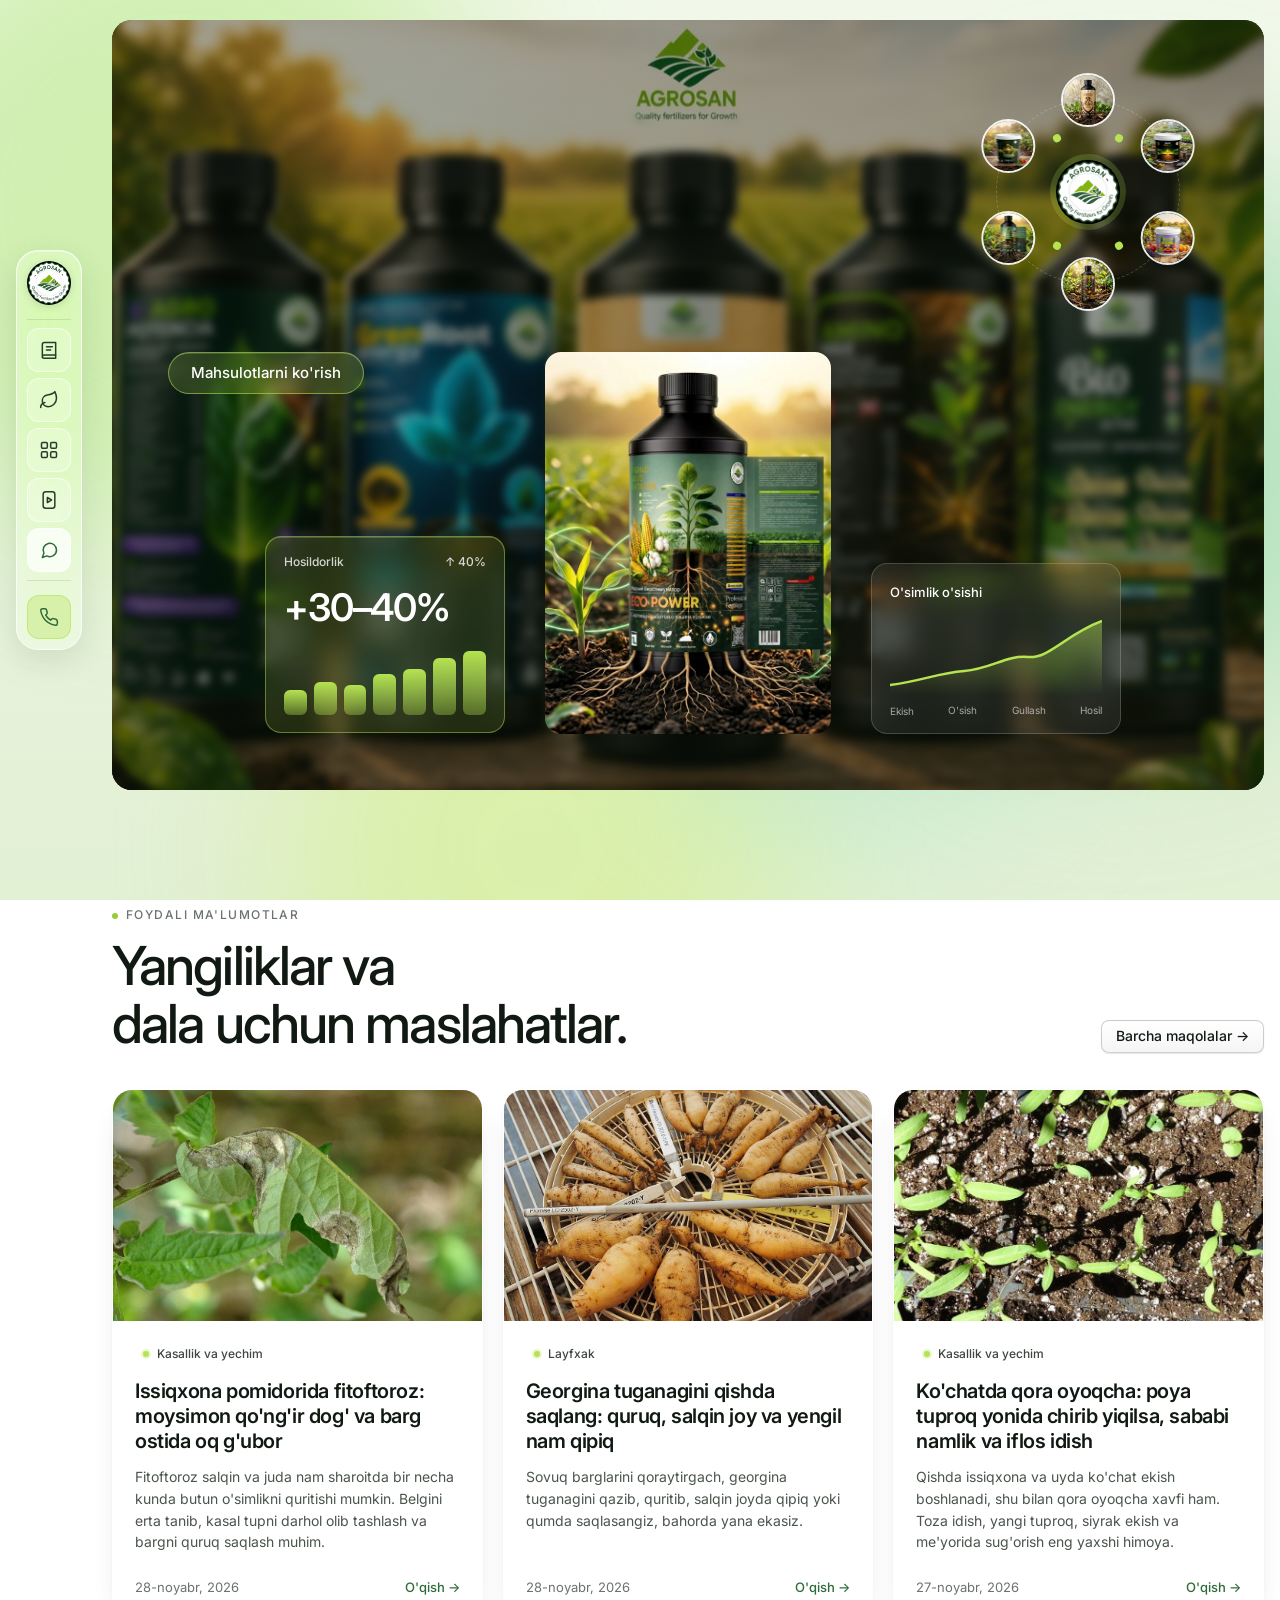
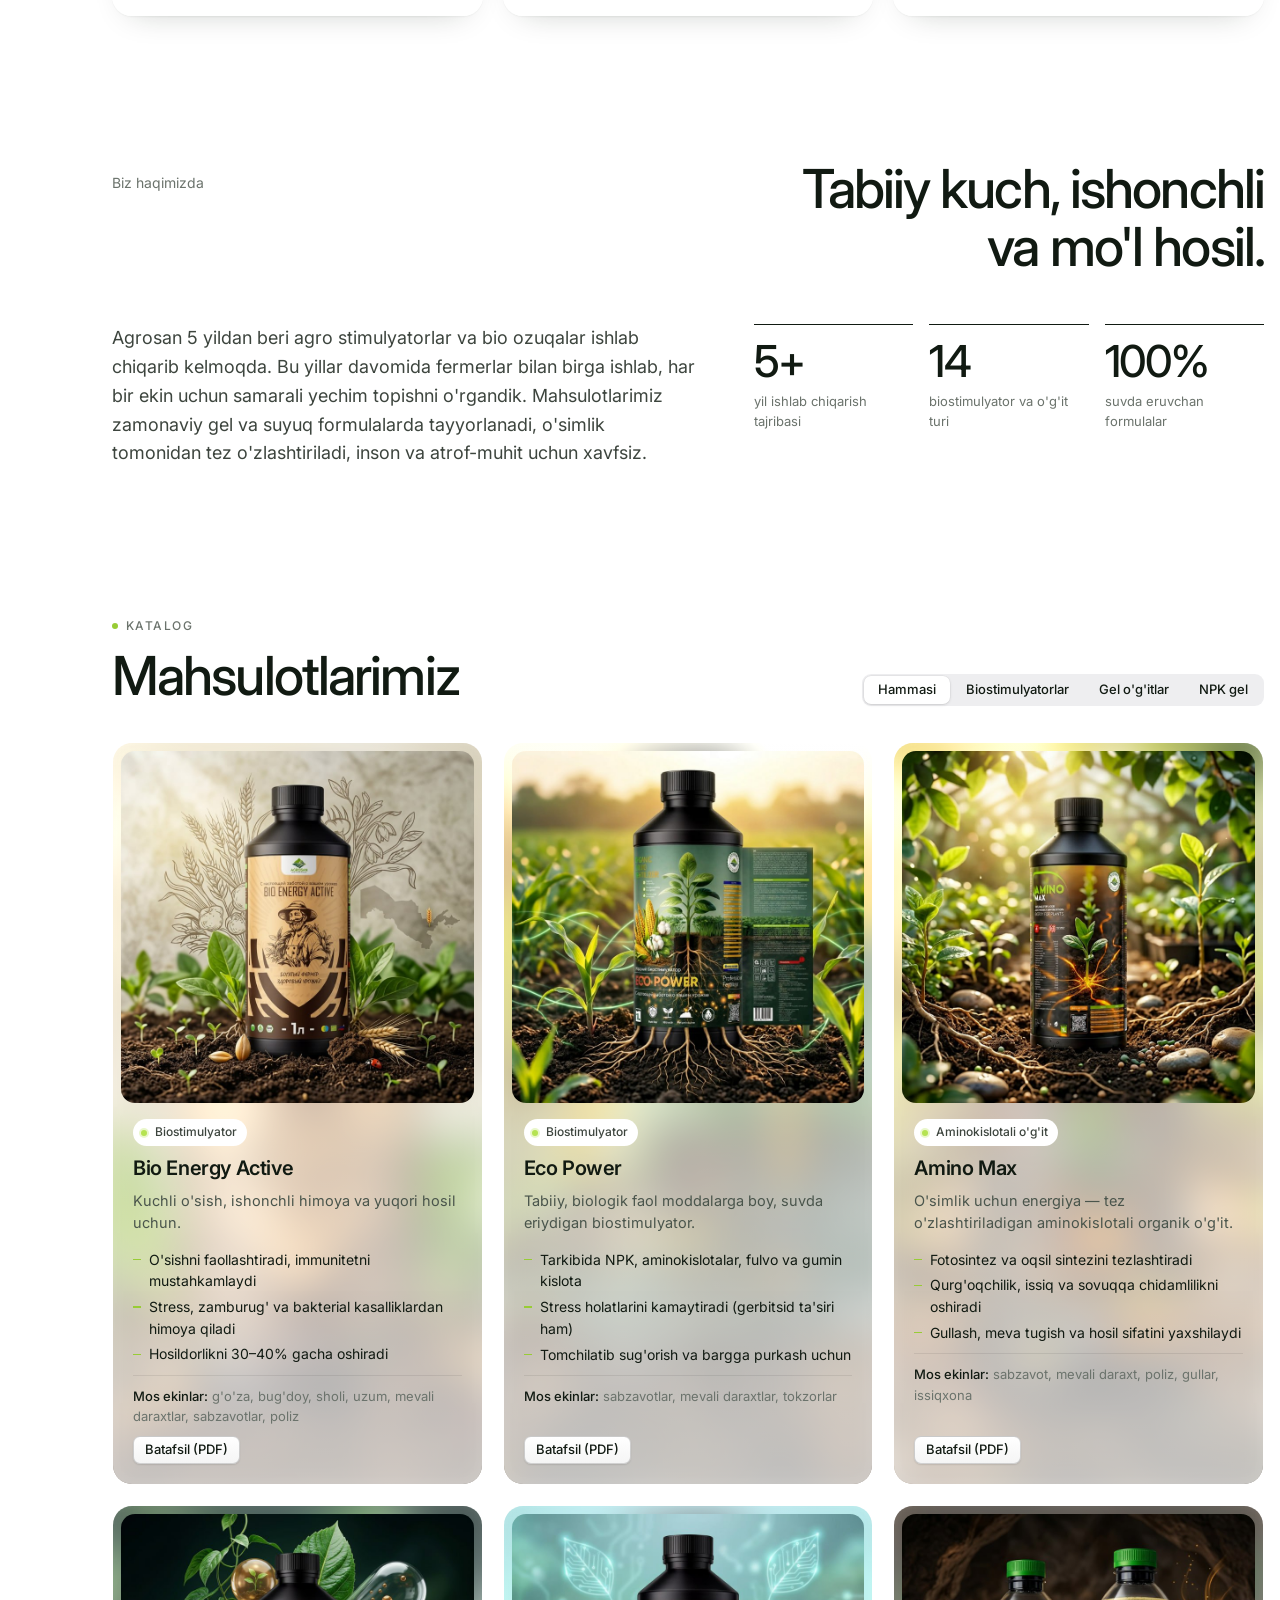
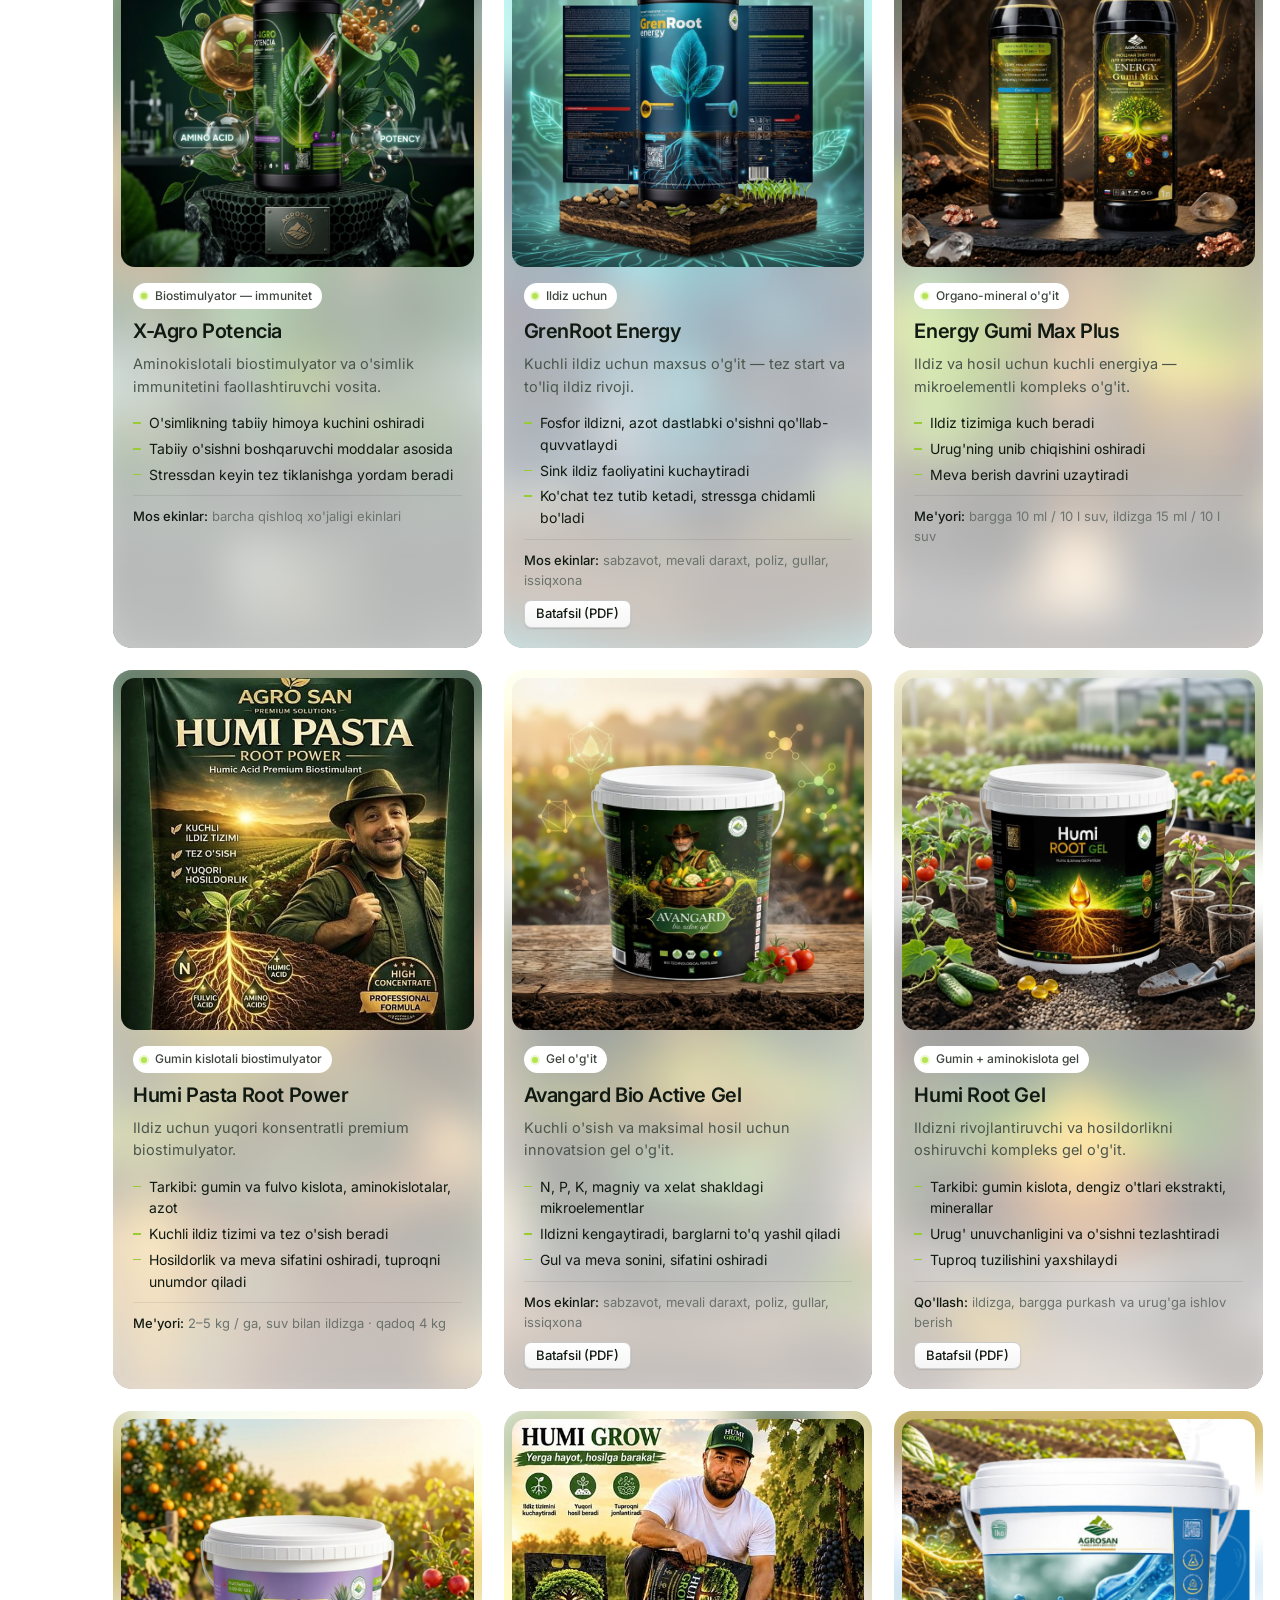
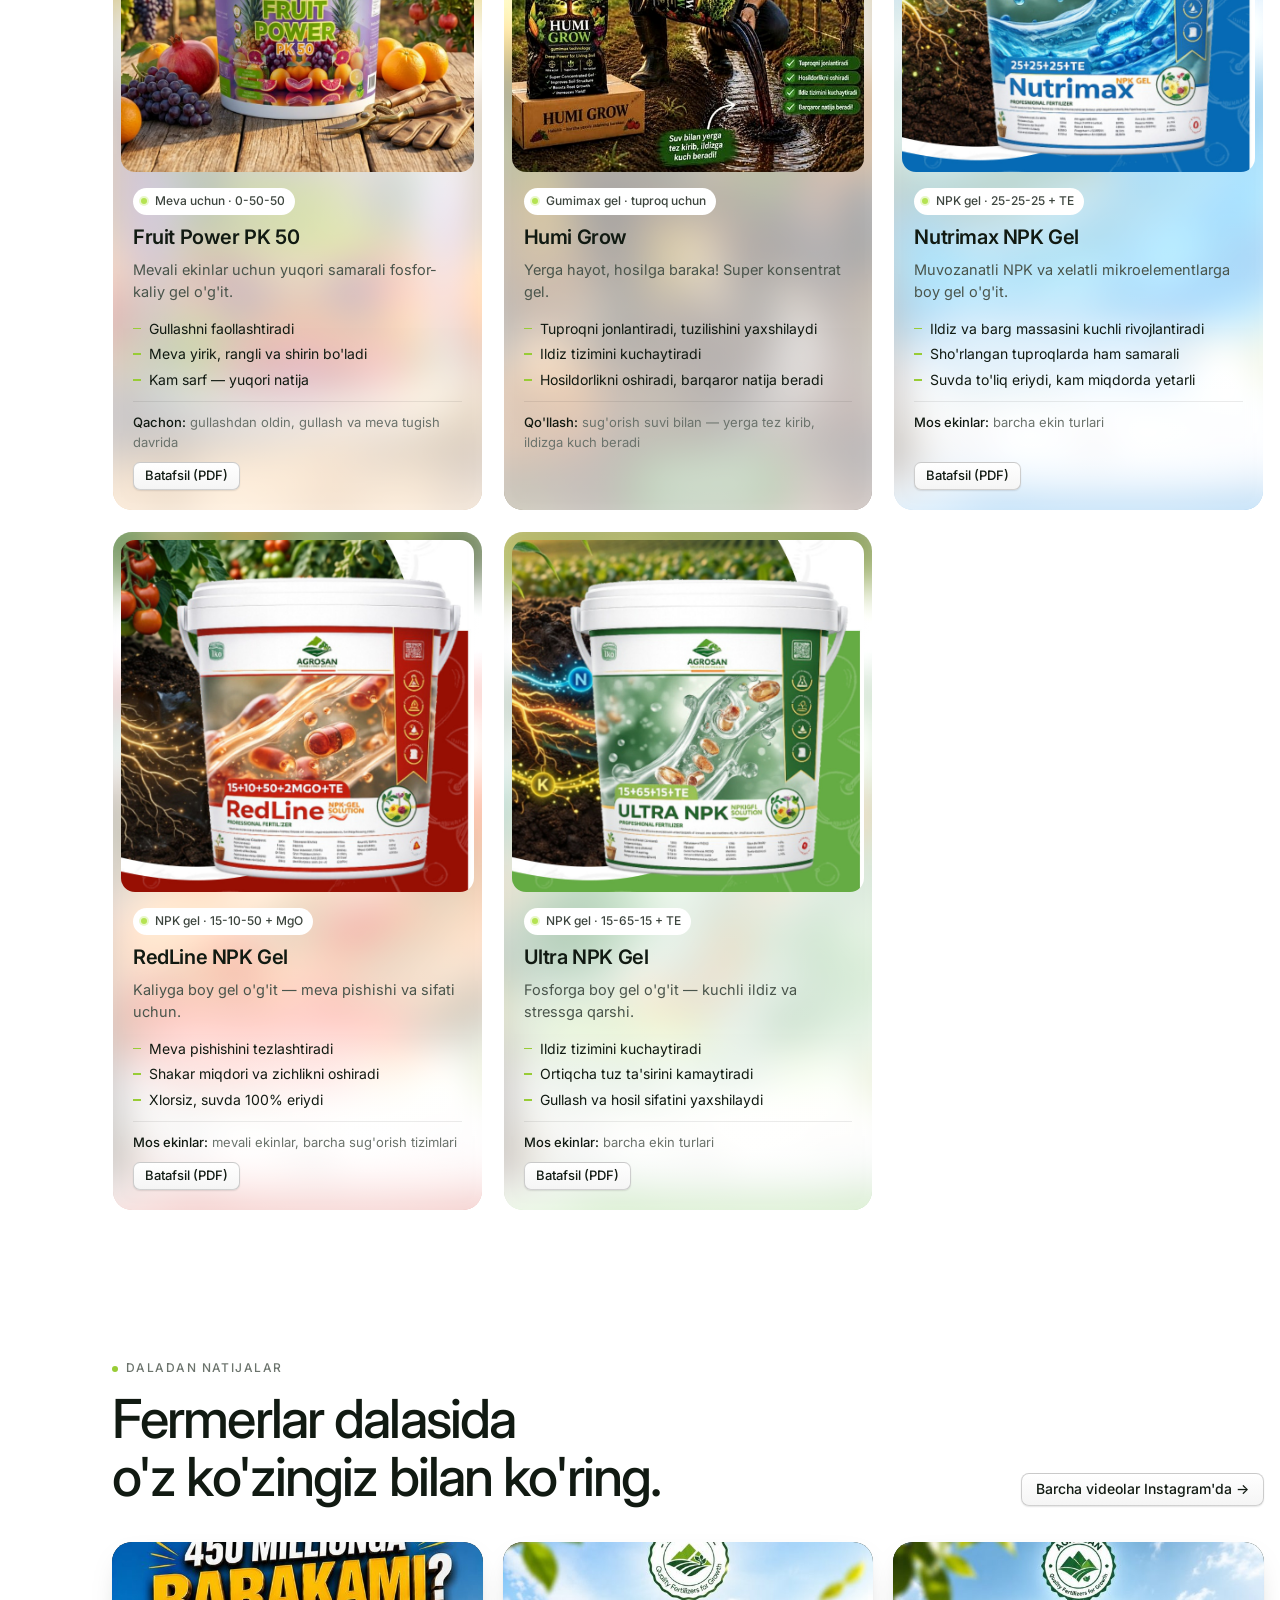
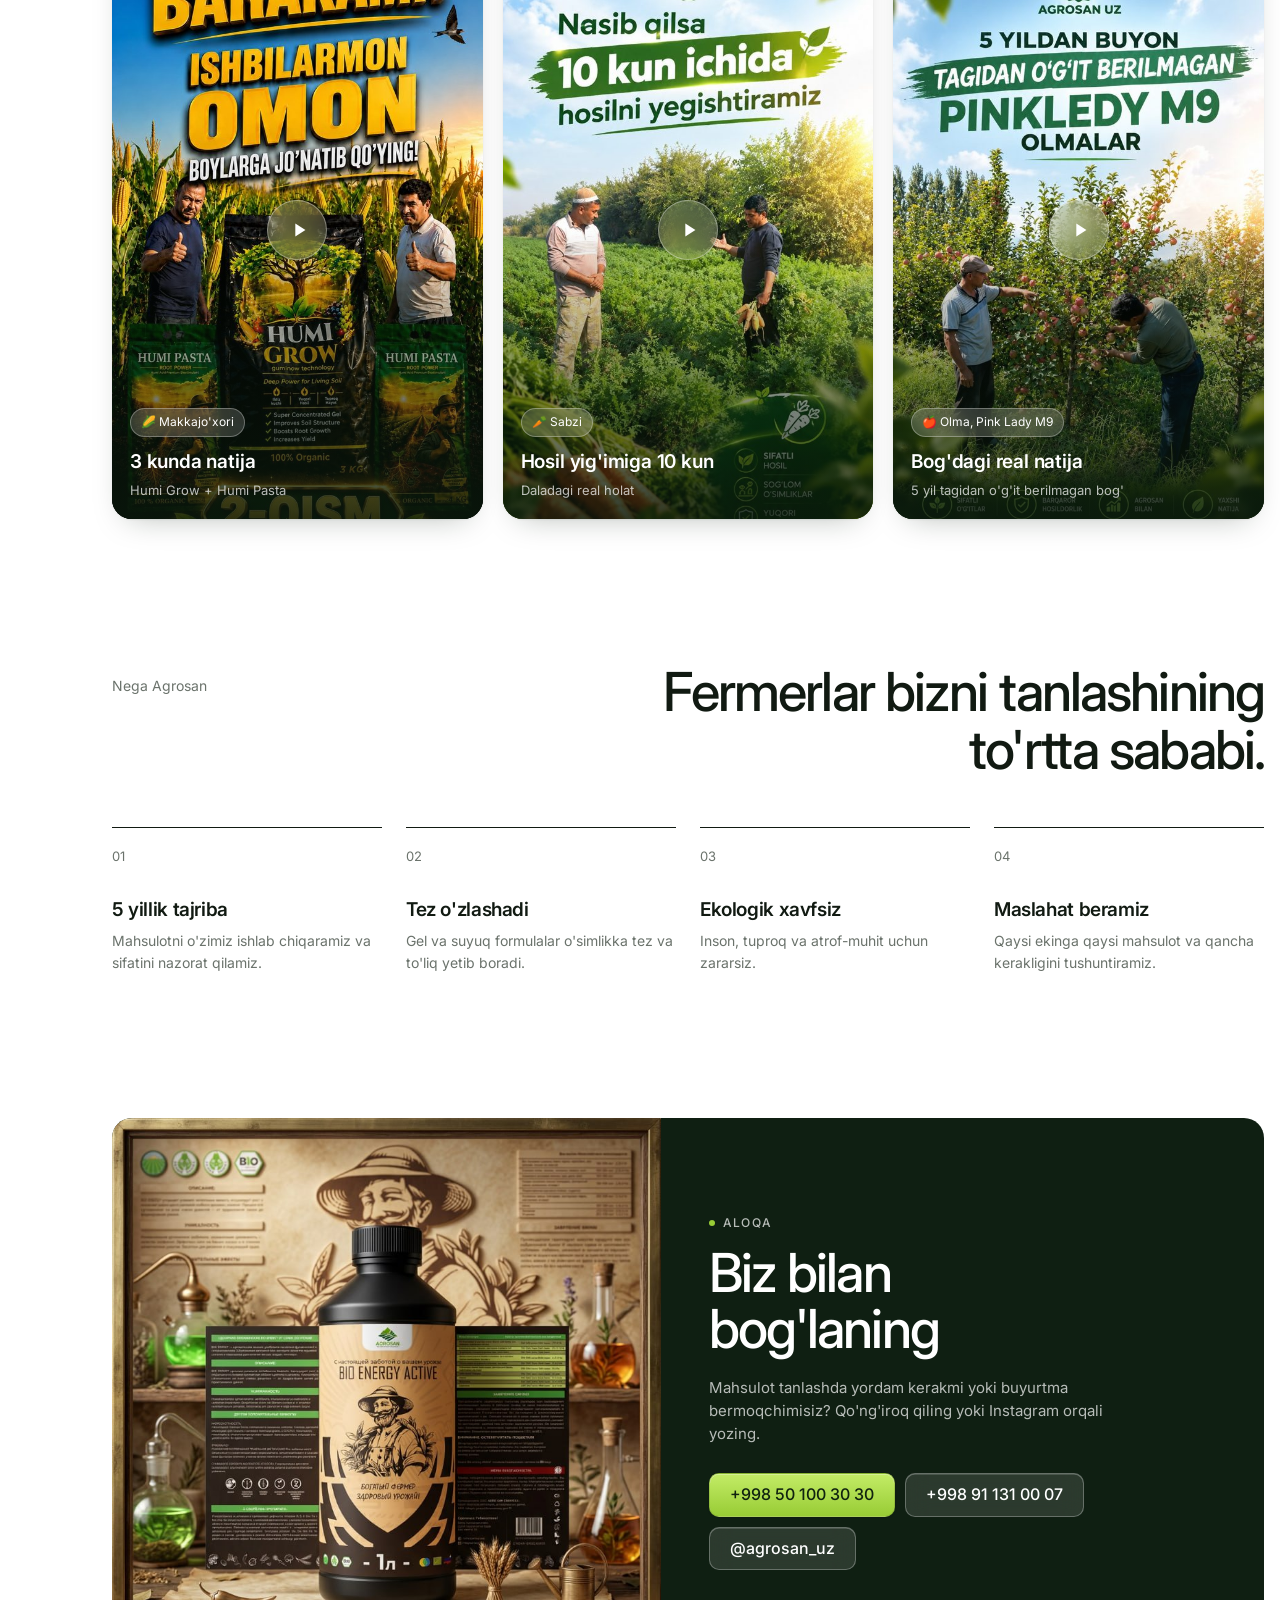
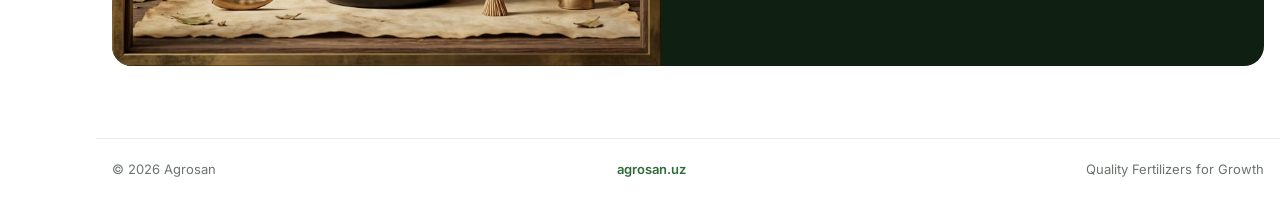
<file: index.html>
<!doctype html>
<html lang="uz">
<head>
<meta charset="utf-8">
<meta name="viewport" content="width=device-width, initial-scale=1">
<title>Agrosan — bio ozuqalar</title>
<meta name="description" content="Agrosan — agro stimulyatorlar va bio ozuqalar ishlab chiqaruvchi. 5 yillik tajriba.">
<script src="js/yonaltirish.js?v=1"></script>
<script src="js/analytics.js?v=1" defer></script>
<link rel="canonical" href="https://agrosan.uz/">
<link rel="icon" href="rasmlar/logo.jpg">
<link rel="preconnect" href="https://fonts.googleapis.com">
<link href="https://fonts.googleapis.com/css2?family=Inter:wght@400;500;600;700&display=swap" rel="stylesheet">
<link rel="stylesheet" href="css/style.css?v=4">
</head>
<body>

<!-- Orqa fon: sekin suzib yuradigan yashil yorug'lik -->
<div class="bg-aurora" aria-hidden="true">
  <span></span><span></span><span></span><span></span>
</div>

<!-- Chap tomondagi panel (dock) -->
<aside class="dock">
  <a class="dock-logo" href="#" data-tip="Agrosan">
    <img src="rasmlar/logo.jpg" alt="Agrosan logosi">
  </a>
  <nav class="dock-nav">
    <a class="dock-item" href="#foydali" data-tip="Foydali ma'lumotlar" aria-label="Foydali ma'lumotlar">
      <svg viewBox="0 0 24 24"><path d="M4 5.5A2.5 2.5 0 0 1 6.5 3H20v15H6.5A2.5 2.5 0 0 0 4 20.5Z"/><path d="M4 20.5A2.5 2.5 0 0 0 6.5 22H20v-4"/><path d="M9 8h7M9 12h5"/></svg>
    </a>
    <a class="dock-item" href="#biz-haqimizda" data-tip="Biz haqimizda" aria-label="Biz haqimizda">
      <svg viewBox="0 0 24 24"><path d="M11 20A7 7 0 0 1 9.8 6.1C15.5 5 17 4.5 19 2c1 2 2 4.2 2 8 0 5.5-4.8 10-10 10Z"/><path d="M2 21c0-3 1.9-5.4 5.1-6"/></svg>
    </a>
    <a class="dock-item" href="#mahsulotlar" data-tip="Mahsulotlar" aria-label="Mahsulotlar">
      <svg viewBox="0 0 24 24"><rect x="3" y="3" width="7" height="7" rx="1.5"/><rect x="14" y="3" width="7" height="7" rx="1.5"/><rect x="3" y="14" width="7" height="7" rx="1.5"/><rect x="14" y="14" width="7" height="7" rx="1.5"/></svg>
    </a>
    <a class="dock-item" href="#natijalar" data-tip="Daladan natijalar" aria-label="Daladan natijalar">
      <svg viewBox="0 0 24 24"><rect x="5" y="2" width="14" height="20" rx="3"/><path d="m10 9 5 3-5 3Z"/></svg>
    </a>
    <a class="dock-item" href="#aloqa" data-tip="Aloqa" aria-label="Aloqa">
      <svg viewBox="0 0 24 24"><path d="M21 12a8 8 0 0 1-11.6 7.1L4 21l1.9-5.4A8 8 0 1 1 21 12Z"/></svg>
    </a>
  </nav>
  <a class="dock-item dock-call" href="tel:+998501003030" data-tip="Qo'ng'iroq qilish" aria-label="Qo'ng'iroq qilish">
    <svg viewBox="0 0 24 24"><path d="M22 16.9v3a2 2 0 0 1-2.2 2 19.8 19.8 0 0 1-8.6-3.1 19.5 19.5 0 0 1-6-6A19.8 19.8 0 0 1 2.1 4.2 2 2 0 0 1 4.1 2h3a2 2 0 0 1 2 1.7c.1.9.4 1.8.7 2.7a2 2 0 0 1-.5 2.1L8 9.8a16 16 0 0 0 6 6l1.3-1.3a2 2 0 0 1 2.1-.5c.9.3 1.8.6 2.7.7a2 2 0 0 1 1.7 2z"/></svg>
  </a>
</aside>

<main>
  <!-- Bosh qism -->
  <section class="hero">
    <div class="wrap">
      <div class="hero-card">

        <div class="hero-emblem" aria-hidden="true"></div>

        <!-- 1-qator: sarlavha (faqat qidiruv va ekran o'quvchilar uchun) va mahsulotlar aylanasi -->
        <h1 class="hero-h1">Agrosan —<br><em>bir qadam oldinda.</em></h1>

        <div class="orbit" aria-hidden="true">
          <img class="orbit-center" src="rasmlar/logo.jpg" alt="">
          <div class="orbit-spin">
            <span class="ring"></span>
            <img class="o o1" src="rasmlar/photo_2026-10-24_19-23-31.jpg" alt="">
            <img class="o o2" src="rasmlar/photo_2026-10-24_19-22-48.jpg" alt="">
            <img class="o o3" src="rasmlar/photo_2026-10-24_19-22-54.jpg" alt="">
            <img class="o o4" src="rasmlar/photo_2026-10-24_19-23-24.jpg" alt="">
            <img class="o o5" src="rasmlar/photo_2026-10-24_19-23-17.jpg" alt="">
            <img class="o o6" src="rasmlar/photo_2026-10-24_19-22-58.jpg" alt="">
            <span class="spark s1"></span><span class="spark s2"></span><span class="spark s3"></span><span class="spark s4"></span>
          </div>
        </div>

        <!-- 2-qator: chap ustun -->
        <div class="hero-left">
          <a class="btn btn-glass btn-pill" href="#mahsulotlar">Mahsulotlarni ko'rish</a>
          <div class="stat-card">
            <div class="stat-card-head"><span>Hosildorlik</span><span>↑ 40%</span></div>
            <b>+30–40%</b>
            <div class="bars"><i></i><i></i><i></i><i></i><i></i><i></i><i></i></div>
          </div>
        </div>

        <!-- 2-qator: o'rtadagi rasm -->
        <img class="hero-photo" src="rasmlar/photo_2026-10-24_19-23-17.jpg" alt="Eco Power biostimulyatori dalada">

        <!-- 2-qator: o'ng ustun -->
        <div class="hero-right">
          <div class="chart-card">
            <span>O'simlik o'sishi</span>
            <svg viewBox="0 0 200 80" preserveAspectRatio="none">
              <defs>
                <linearGradient id="fill" x1="0" y1="0" x2="0" y2="1">
                  <stop offset="0" stop-color="#b5e352" stop-opacity=".45"/>
                  <stop offset="1" stop-color="#b5e352" stop-opacity="0"/>
                </linearGradient>
              </defs>
              <path class="chart-area" d="M0 70 C30 66 45 58 70 56 S110 40 130 42 S165 20 200 6 V80 H0Z" fill="url(#fill)"/>
              <path class="chart-line" pathLength="1" d="M0 70 C30 66 45 58 70 56 S110 40 130 42 S165 20 200 6" fill="none" stroke="#b5e352" stroke-width="2.5"/>
            </svg>
            <div class="chart-x"><span>Ekish</span><span>O'sish</span><span>Gullash</span><span>Hosil</span></div>
          </div>
        </div>

      </div>
    </div>
  </section>

  <!-- Foydali ma'lumotlar -->
  <section id="foydali">
    <div class="wrap">
      <div class="section-head">
        <div>
          <span class="eyebrow">Foydali ma'lumotlar</span>
          <h2>Yangiliklar va<br>dala uchun maslahatlar.</h2>
        </div>
        <a class="btn" href="maqolalar.html">Barcha maqolalar →</a>
      </div>
      <div class="posts" id="maqola-bosh"></div>
    </div>
  </section>

  <!-- Biz haqimizda -->
  <section id="biz-haqimizda">
    <div class="wrap">
      <div class="intro">
        <span class="intro-label">Biz haqimizda</span>
        <h2>Tabiiy kuch, ishonchli<br>va mo'l hosil.</h2>
      </div>
      <div class="about-grid">
        <p class="about-text">Agrosan 5 yildan beri agro stimulyatorlar va bio ozuqalar ishlab chiqarib kelmoqda. Bu yillar davomida fermerlar bilan birga ishlab, har bir ekin uchun samarali yechim topishni o'rgandik. Mahsulotlarimiz zamonaviy gel va suyuq formulalarda tayyorlanadi, o'simlik tomonidan tez o'zlashtiriladi, inson va atrof-muhit uchun xavfsiz.</p>
        <div class="stats">
          <div class="stat"><b>5+</b><span>yil ishlab chiqarish tajribasi</span></div>
          <div class="stat"><b>14</b><span>biostimulyator va o'g'it turi</span></div>
          <div class="stat"><b>100%</b><span>suvda eruvchan formulalar</span></div>
        </div>
      </div>
    </div>
  </section>

  <!-- Mahsulotlar -->
  <section id="mahsulotlar" class="products-section">
    <div class="wrap">
      <div class="section-head">
        <div>
          <span class="eyebrow">Katalog</span>
          <h2>Mahsulotlarimiz</h2>
        </div>
        <div class="segmented" role="tablist">
          <button class="on" data-f="all">Hammasi</button>
          <button data-f="bio">Biostimulyatorlar</button>
          <button data-f="gel">Gel o'g'itlar</button>
          <button data-f="npk">NPK gel</button>
        </div>
      </div>

      <div class="products">

        <article class="card" data-c="bio">
          <div class="pic"><img src="rasmlar/photo_2026-10-24_19-23-31.jpg" alt="Bio Energy Active" loading="lazy"></div>
          <div class="body">
            <span class="chip"><span class="dot"></span>Biostimulyator</span>
            <h3>Bio Energy Active</h3>
            <p>Kuchli o'sish, ishonchli himoya va yuqori hosil uchun.</p>
            <ul>
              <li>O'sishni faollashtiradi, immunitetni mustahkamlaydi</li>
              <li>Stress, zamburug' va bakterial kasalliklardan himoya qiladi</li>
              <li>Hosildorlikni 30–40% gacha oshiradi</li>
            </ul>
            <div class="for"><b>Mos ekinlar:</b> g'o'za, bug'doy, sholi, uzum, mevali daraxtlar, sabzavotlar, poliz</div>
            <a class="btn btn-small" href="rasmlar/pdf/Bio%20Energy%20Active%20%20DL%20Flyer%20(v20).pdf" target="_blank">Batafsil (PDF)</a>
          </div>
        </article>

        <article class="card" data-c="bio">
          <div class="pic"><img src="rasmlar/photo_2026-10-24_19-23-17.jpg" alt="Eco Power" loading="lazy"></div>
          <div class="body">
            <span class="chip"><span class="dot"></span>Biostimulyator</span>
            <h3>Eco Power</h3>
            <p>Tabiiy, biologik faol moddalarga boy, suvda eriydigan biostimulyator.</p>
            <ul>
              <li>Tarkibida NPK, aminokislotalar, fulvo va gumin kislota</li>
              <li>Stress holatlarini kamaytiradi (gerbitsid ta'siri ham)</li>
              <li>Tomchilatib sug'orish va bargga purkash uchun</li>
            </ul>
            <div class="for"><b>Mos ekinlar:</b> sabzavotlar, mevali daraxtlar, tokzorlar</div>
            <a class="btn btn-small" href="rasmlar/pdf/Eco%20Power%20DL%20Flyer%20(v20).pdf" target="_blank">Batafsil (PDF)</a>
          </div>
        </article>

        <article class="card" data-c="bio">
          <div class="pic"><img src="rasmlar/photo_2026-10-24_19-23-24.jpg" alt="Amino Max" loading="lazy"></div>
          <div class="body">
            <span class="chip"><span class="dot"></span>Aminokislotali o'g'it</span>
            <h3>Amino Max</h3>
            <p>O'simlik uchun energiya — tez o'zlashtiriladigan aminokislotali organik o'g'it.</p>
            <ul>
              <li>Fotosintez va oqsil sintezini tezlashtiradi</li>
              <li>Qurg'oqchilik, issiq va sovuqqa chidamlilikni oshiradi</li>
              <li>Gullash, meva tugish va hosil sifatini yaxshilaydi</li>
            </ul>
            <div class="for"><b>Mos ekinlar:</b> sabzavot, mevali daraxt, poliz, gullar, issiqxona</div>
            <a class="btn btn-small" href="rasmlar/pdf/Amino%20Max%20DL%20Flyer%20(v20).pdf" target="_blank">Batafsil (PDF)</a>
          </div>
        </article>

        <article class="card" data-c="bio">
          <div class="pic"><img src="rasmlar/photo_2026-10-24_19-23-13.jpg" alt="X-Agro Potencia" loading="lazy"></div>
          <div class="body">
            <span class="chip"><span class="dot"></span>Biostimulyator — immunitet</span>
            <h3>X-Agro Potencia</h3>
            <p>Aminokislotali biostimulyator va o'simlik immunitetini faollashtiruvchi vosita.</p>
            <ul>
              <li>O'simlikning tabiiy himoya kuchini oshiradi</li>
              <li>Tabiiy o'sishni boshqaruvchi moddalar asosida</li>
              <li>Stressdan keyin tez tiklanishga yordam beradi</li>
            </ul>
            <div class="for"><b>Mos ekinlar:</b> barcha qishloq xo'jaligi ekinlari</div>
          </div>
        </article>

        <article class="card" data-c="bio">
          <div class="pic"><img src="rasmlar/photo_2026-10-24_19-23-06.jpg" alt="GrenRoot Energy" loading="lazy"></div>
          <div class="body">
            <span class="chip"><span class="dot"></span>Ildiz uchun</span>
            <h3>GrenRoot Energy</h3>
            <p>Kuchli ildiz uchun maxsus o'g'it — tez start va to'liq ildiz rivoji.</p>
            <ul>
              <li>Fosfor ildizni, azot dastlabki o'sishni qo'llab-quvvatlaydi</li>
              <li>Sink ildiz faoliyatini kuchaytiradi</li>
              <li>Ko'chat tez tutib ketadi, stressga chidamli bo'ladi</li>
            </ul>
            <div class="for"><b>Mos ekinlar:</b> sabzavot, mevali daraxt, poliz, gullar, issiqxona</div>
            <a class="btn btn-small" href="rasmlar/pdf/GrenRoot%20Energy%20DL%20Flyer%20(v20).pdf" target="_blank">Batafsil (PDF)</a>
          </div>
        </article>

        <article class="card" data-c="bio">
          <div class="pic"><img src="rasmlar/photo_2026-10-24_19-22-08.jpg" alt="Energy Gumi Max Plus" loading="lazy"></div>
          <div class="body">
            <span class="chip"><span class="dot"></span>Organo-mineral o'g'it</span>
            <h3>Energy Gumi Max Plus</h3>
            <p>Ildiz va hosil uchun kuchli energiya — mikroelementli kompleks o'g'it.</p>
            <ul>
              <li>Ildiz tizimiga kuch beradi</li>
              <li>Urug'ning unib chiqishini oshiradi</li>
              <li>Meva berish davrini uzaytiradi</li>
            </ul>
            <div class="for"><b>Me'yori:</b> bargga 10 ml / 10 l suv, ildizga 15 ml / 10 l suv</div>
          </div>
        </article>

        <article class="card" data-c="bio">
          <div class="pic"><img src="rasmlar/humi-pasta.jpg" alt="Humi Pasta Root Power" loading="lazy"></div>
          <div class="body">
            <span class="chip"><span class="dot"></span>Gumin kislotali biostimulyator</span>
            <h3>Humi Pasta Root Power</h3>
            <p>Ildiz uchun yuqori konsentratli premium biostimulyator.</p>
            <ul>
              <li>Tarkibi: gumin va fulvo kislota, aminokislotalar, azot</li>
              <li>Kuchli ildiz tizimi va tez o'sish beradi</li>
              <li>Hosildorlik va meva sifatini oshiradi, tuproqni unumdor qiladi</li>
            </ul>
            <div class="for"><b>Me'yori:</b> 2–5 kg / ga, suv bilan ildizga · qadoq 4 kg</div>
          </div>
        </article>

        <article class="card" data-c="gel">
          <div class="pic"><img src="rasmlar/photo_2026-10-24_19-22-58.jpg" alt="Avangard Bio Active Gel" loading="lazy"></div>
          <div class="body">
            <span class="chip"><span class="dot"></span>Gel o'g'it</span>
            <h3>Avangard Bio Active Gel</h3>
            <p>Kuchli o'sish va maksimal hosil uchun innovatsion gel o'g'it.</p>
            <ul>
              <li>N, P, K, magniy va xelat shakldagi mikroelementlar</li>
              <li>Ildizni kengaytiradi, barglarni to'q yashil qiladi</li>
              <li>Gul va meva sonini, sifatini oshiradi</li>
            </ul>
            <div class="for"><b>Mos ekinlar:</b> sabzavot, mevali daraxt, poliz, gullar, issiqxona</div>
            <a class="btn btn-small" href="rasmlar/pdf/Avangard%20Bio%20Active%20Gel%20Dl%20Flyer%20(v20).pdf" target="_blank">Batafsil (PDF)</a>
          </div>
        </article>

        <article class="card" data-c="gel">
          <div class="pic"><img src="rasmlar/photo_2026-10-24_19-22-48.jpg" alt="Humi Root Gel" loading="lazy"></div>
          <div class="body">
            <span class="chip"><span class="dot"></span>Gumin + aminokislota gel</span>
            <h3>Humi Root Gel</h3>
            <p>Ildizni rivojlantiruvchi va hosildorlikni oshiruvchi kompleks gel o'g'it.</p>
            <ul>
              <li>Tarkibi: gumin kislota, dengiz o'tlari ekstrakti, minerallar</li>
              <li>Urug' unuvchanligini va o'sishni tezlashtiradi</li>
              <li>Tuproq tuzilishini yaxshilaydi</li>
            </ul>
            <div class="for"><b>Qo'llash:</b> ildizga, bargga purkash va urug'ga ishlov berish</div>
            <a class="btn btn-small" href="rasmlar/pdf/Humi%20Root%20Gel%20DL%20Flyer%20(v20).pdf" target="_blank">Batafsil (PDF)</a>
          </div>
        </article>

        <article class="card" data-c="gel">
          <div class="pic"><img src="rasmlar/photo_2026-10-24_19-22-54.jpg" alt="Fruit Power PK 50" loading="lazy"></div>
          <div class="body">
            <span class="chip"><span class="dot"></span>Meva uchun · 0-50-50</span>
            <h3>Fruit Power PK 50</h3>
            <p>Mevali ekinlar uchun yuqori samarali fosfor-kaliy gel o'g'it.</p>
            <ul>
              <li>Gullashni faollashtiradi</li>
              <li>Meva yirik, rangli va shirin bo'ladi</li>
              <li>Kam sarf — yuqori natija</li>
            </ul>
            <div class="for"><b>Qachon:</b> gullashdan oldin, gullash va meva tugish davrida</div>
            <a class="btn btn-small" href="rasmlar/pdf/Fruit%20Power%20PK50%20Dl%20Flyer%20(v20).pdf" target="_blank">Batafsil (PDF)</a>
          </div>
        </article>

        <article class="card" data-c="gel">
          <div class="pic"><img src="rasmlar/humi-grow.jpg" alt="Humi Grow" loading="lazy"></div>
          <div class="body">
            <span class="chip"><span class="dot"></span>Gumimax gel · tuproq uchun</span>
            <h3>Humi Grow</h3>
            <p>Yerga hayot, hosilga baraka! Super konsentrat gel.</p>
            <ul>
              <li>Tuproqni jonlantiradi, tuzilishini yaxshilaydi</li>
              <li>Ildiz tizimini kuchaytiradi</li>
              <li>Hosildorlikni oshiradi, barqaror natija beradi</li>
            </ul>
            <div class="for"><b>Qo'llash:</b> sug'orish suvi bilan — yerga tez kirib, ildizga kuch beradi</div>
          </div>
        </article>

        <article class="card" data-c="npk">
          <div class="pic"><img src="rasmlar/nutrimax.jpg" alt="Nutrimax NPK Gel" loading="lazy"></div>
          <div class="body">
            <span class="chip"><span class="dot"></span>NPK gel · 25-25-25 + TE</span>
            <h3>Nutrimax NPK Gel</h3>
            <p>Muvozanatli NPK va xelatli mikroelementlarga boy gel o'g'it.</p>
            <ul>
              <li>Ildiz va barg massasini kuchli rivojlantiradi</li>
              <li>Sho'rlangan tuproqlarda ham samarali</li>
              <li>Suvda to'liq eriydi, kam miqdorda yetarli</li>
            </ul>
            <div class="for"><b>Mos ekinlar:</b> barcha ekin turlari</div>
            <a class="btn btn-small" href="rasmlar/pdf/Nutrimax%20NPK%20Gel%20%20DL%20Flyer%20(v20).pdf" target="_blank">Batafsil (PDF)</a>
          </div>
        </article>

        <article class="card" data-c="npk">
          <div class="pic"><img src="rasmlar/redline.jpg" alt="RedLine NPK Gel" loading="lazy"></div>
          <div class="body">
            <span class="chip"><span class="dot"></span>NPK gel · 15-10-50 + MgO</span>
            <h3>RedLine NPK Gel</h3>
            <p>Kaliyga boy gel o'g'it — meva pishishi va sifati uchun.</p>
            <ul>
              <li>Meva pishishini tezlashtiradi</li>
              <li>Shakar miqdori va zichlikni oshiradi</li>
              <li>Xlorsiz, suvda 100% eriydi</li>
            </ul>
            <div class="for"><b>Mos ekinlar:</b> mevali ekinlar, barcha sug'orish tizimlari</div>
            <a class="btn btn-small" href="rasmlar/pdf/RedLine%20NPK%20Gel%20%20DL%20Flyer%20(v20).pdf" target="_blank">Batafsil (PDF)</a>
          </div>
        </article>

        <article class="card" data-c="npk">
          <div class="pic"><img src="rasmlar/ultra-npk.jpg" alt="Ultra NPK Gel" loading="lazy"></div>
          <div class="body">
            <span class="chip"><span class="dot"></span>NPK gel · 15-65-15 + TE</span>
            <h3>Ultra NPK Gel</h3>
            <p>Fosforga boy gel o'g'it — kuchli ildiz va stressga qarshi.</p>
            <ul>
              <li>Ildiz tizimini kuchaytiradi</li>
              <li>Ortiqcha tuz ta'sirini kamaytiradi</li>
              <li>Gullash va hosil sifatini yaxshilaydi</li>
            </ul>
            <div class="for"><b>Mos ekinlar:</b> barcha ekin turlari</div>
            <a class="btn btn-small" href="rasmlar/pdf/Ultra%20NPK%20Gel%20%20DL%20Flyer%20(v20).pdf" target="_blank">Batafsil (PDF)</a>
          </div>
        </article>

      </div>
    </div>
  </section>

  <!-- Daladan natijalar (Instagram videolari) -->
  <section id="natijalar">
    <div class="wrap">
      <div class="section-head">
        <div>
          <span class="eyebrow">Daladan natijalar</span>
          <h2>Fermerlar dalasida<br>o'z ko'zingiz bilan ko'ring.</h2>
        </div>
        <a class="btn" href="https://instagram.com/agrosan_uz" target="_blank" rel="noopener">Barcha videolar Instagram'da →</a>
      </div>
      <div class="reels">
        <a class="reel" href="https://www.instagram.com/reel/Dbj9yL5s0bt/" target="_blank" rel="noopener">
          <img src="rasmlar/reel-makkajoxori.jpg" alt="Makkajo'xori dalasidan video" loading="lazy">
          <span class="play" aria-hidden="true"><svg viewBox="0 0 24 24"><path d="M8 5v14l11-7Z"/></svg></span>
          <span class="reel-info">
            <span class="reel-tag">🌽 Makkajo'xori</span>
            <b>3 kunda natija</b>
            <small>Humi Grow + Humi Pasta</small>
          </span>
        </a>
        <a class="reel" href="https://www.instagram.com/reel/Ded8Ov4MhS5/" target="_blank" rel="noopener">
          <img src="rasmlar/reel-sabzi.jpg" alt="Sabzi dalasidan video" loading="lazy">
          <span class="play" aria-hidden="true"><svg viewBox="0 0 24 24"><path d="M8 5v14l11-7Z"/></svg></span>
          <span class="reel-info">
            <span class="reel-tag">🥕 Sabzi</span>
            <b>Hosil yig'imiga 10 kun</b>
            <small>Daladagi real holat</small>
          </span>
        </a>
        <a class="reel" href="https://www.instagram.com/reel/DeJe4_FsEWP/" target="_blank" rel="noopener">
          <img src="rasmlar/reel-olma.jpg" alt="Olma bog'idan video" loading="lazy">
          <span class="play" aria-hidden="true"><svg viewBox="0 0 24 24"><path d="M8 5v14l11-7Z"/></svg></span>
          <span class="reel-info">
            <span class="reel-tag">🍎 Olma, Pink Lady M9</span>
            <b>Bog'dagi real natija</b>
            <small>5 yil tagidan o'g'it berilmagan bog'</small>
          </span>
        </a>
      </div>
    </div>
  </section>

  <!-- Nega Agrosan -->
  <section>
    <div class="wrap">
      <div class="intro">
        <span class="intro-label">Nega Agrosan</span>
        <h2>Fermerlar bizni tanlashining<br>to'rtta sababi.</h2>
      </div>
      <div class="why">
        <div><span class="num">01</span><h4>5 yillik tajriba</h4><p>Mahsulotni o'zimiz ishlab chiqaramiz va sifatini nazorat qilamiz.</p></div>
        <div><span class="num">02</span><h4>Tez o'zlashadi</h4><p>Gel va suyuq formulalar o'simlikka tez va to'liq yetib boradi.</p></div>
        <div><span class="num">03</span><h4>Ekologik xavfsiz</h4><p>Inson, tuproq va atrof-muhit uchun zararsiz.</p></div>
        <div><span class="num">04</span><h4>Maslahat beramiz</h4><p>Qaysi ekinga qaysi mahsulot va qancha kerakligini tushuntiramiz.</p></div>
      </div>
    </div>
  </section>

  <!-- Aloqa -->
  <section id="aloqa">
    <div class="wrap">
      <div class="contact">
        <img class="contact-img" src="rasmlar/photo_2026-10-24_19-23-28.jpg" alt="" loading="lazy">
        <div class="contact-body">
          <span class="eyebrow light">Aloqa</span>
          <h2>Biz bilan<br>bog'laning</h2>
          <p>Mahsulot tanlashda yordam kerakmi yoki buyurtma bermoqchimisiz? Qo'ng'iroq qiling yoki Instagram orqali yozing.</p>
          <div class="contact-actions">
            <a class="btn btn-lime btn-large" href="tel:+998501003030">+998 50 100 30 30</a>
            <a class="btn btn-glass btn-large" href="tel:+998911310007">+998 91 131 00 07</a>
            <a class="btn btn-glass btn-large" href="https://instagram.com/agrosan_uz" target="_blank" rel="noopener">@agrosan_uz</a>
          </div>
        </div>
      </div>
    </div>
  </section>
</main>

<footer>
  <div class="wrap foot">
    <span>© <span id="yil"></span> Agrosan</span>
    <a class="foot-site" href="https://agrosan.uz">agrosan.uz</a>
    <span>Quality Fertilizers for Growth</span>
  </div>
</footer>

<script src="js/script.js?v=4"></script>
<script src="js/maqolalar.js?v=4"></script>
</body>
</html>
</file>
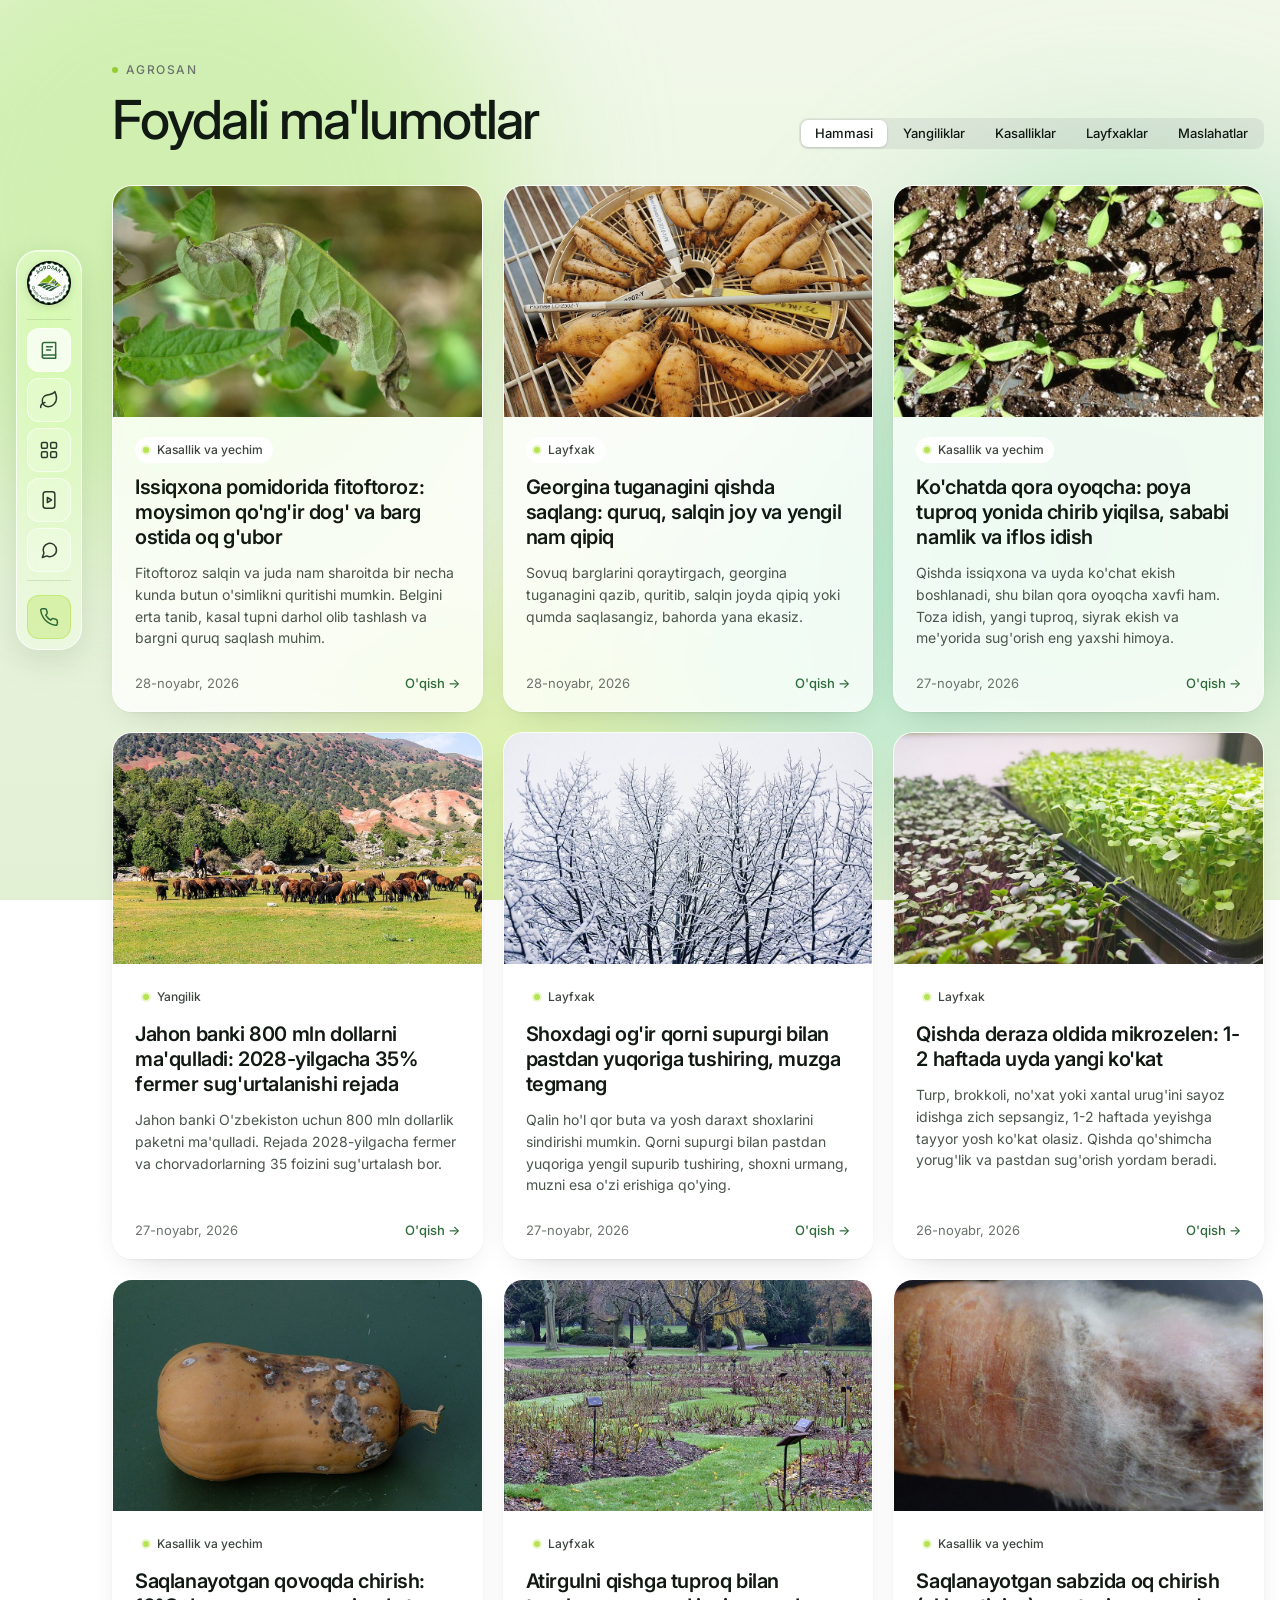
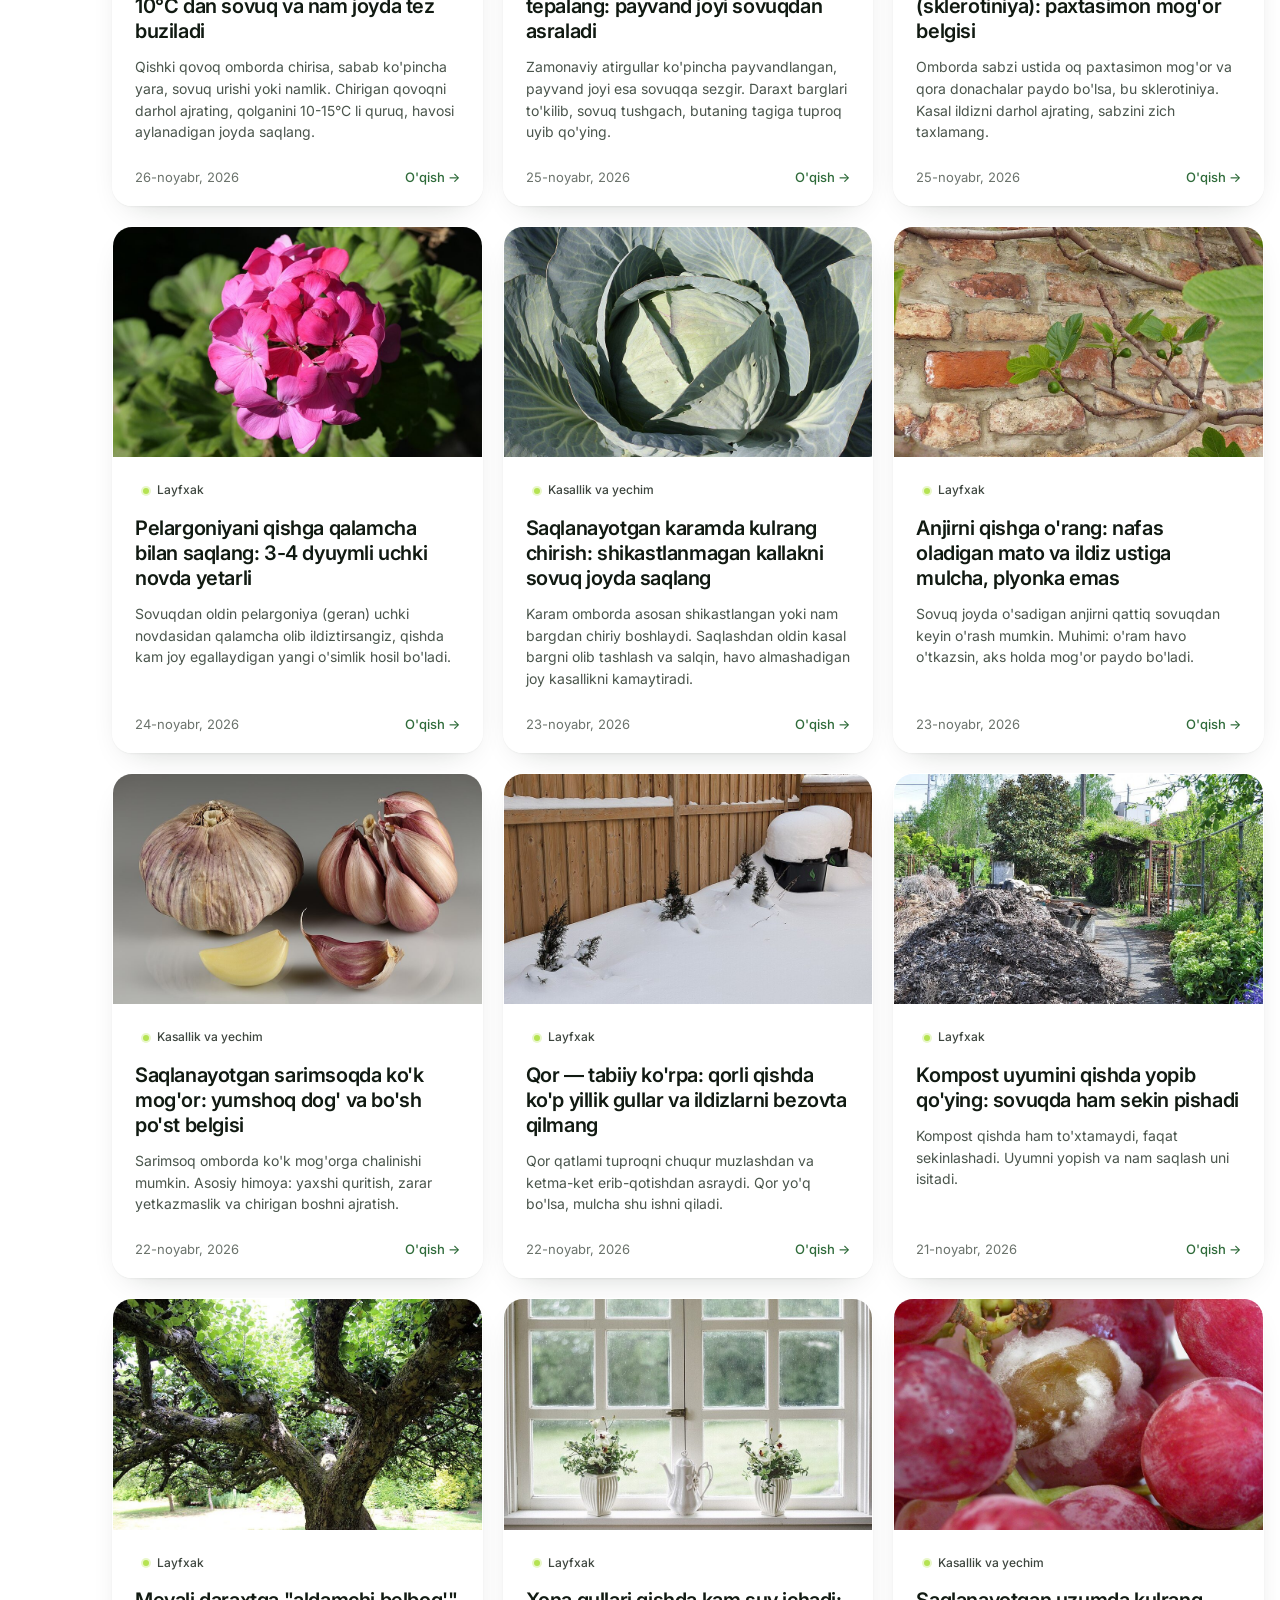
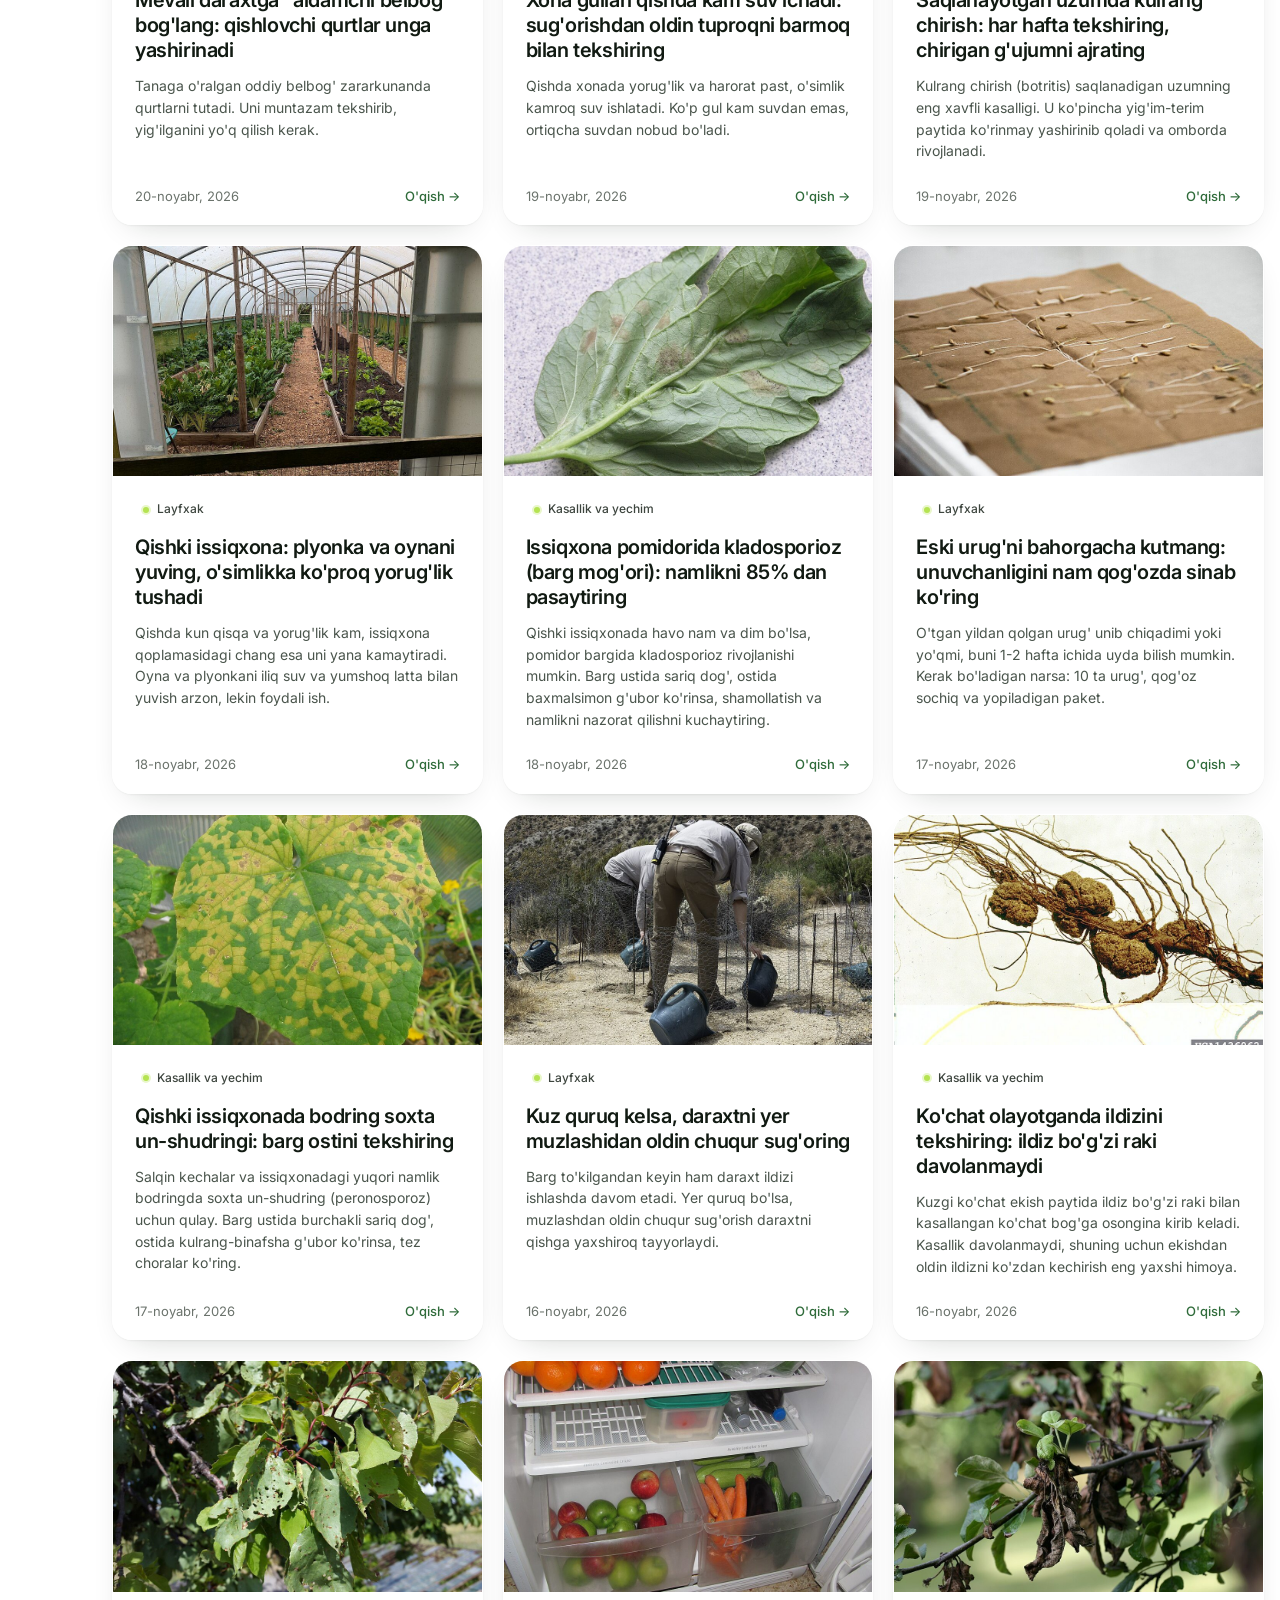
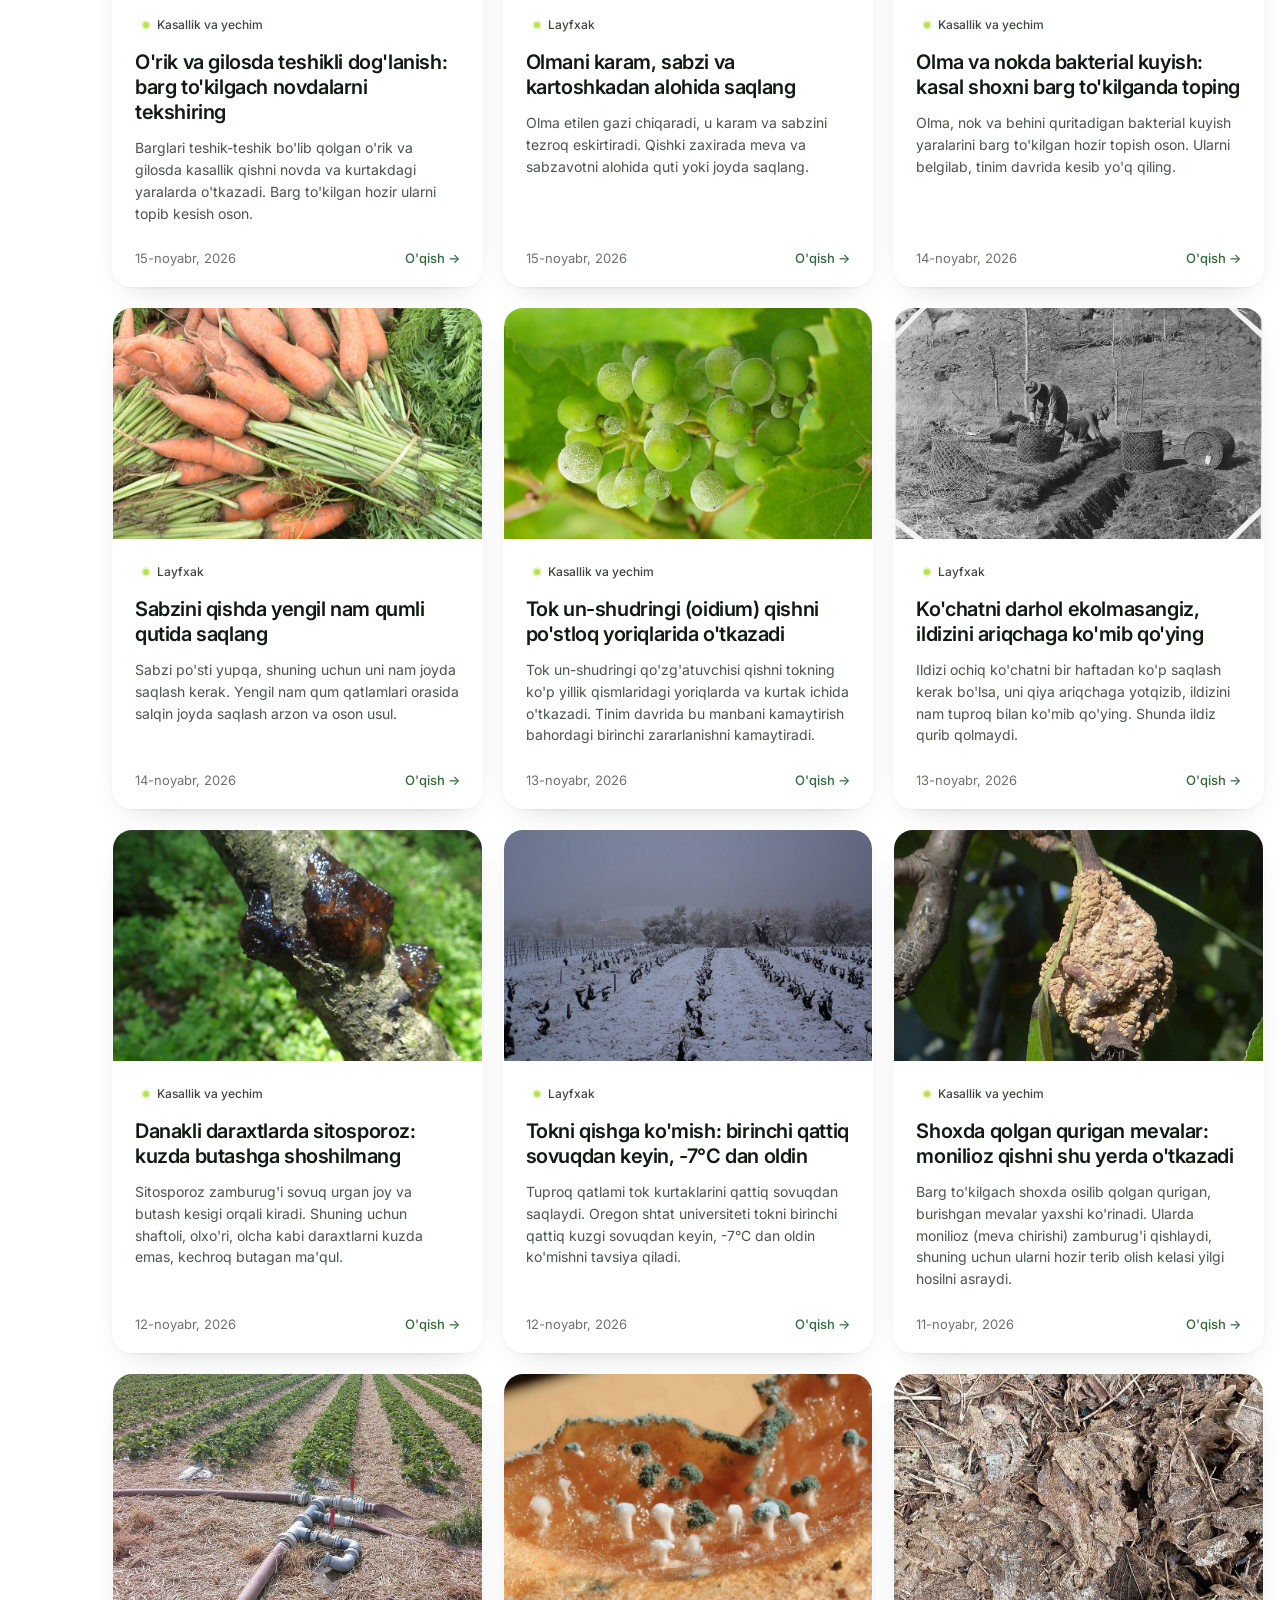
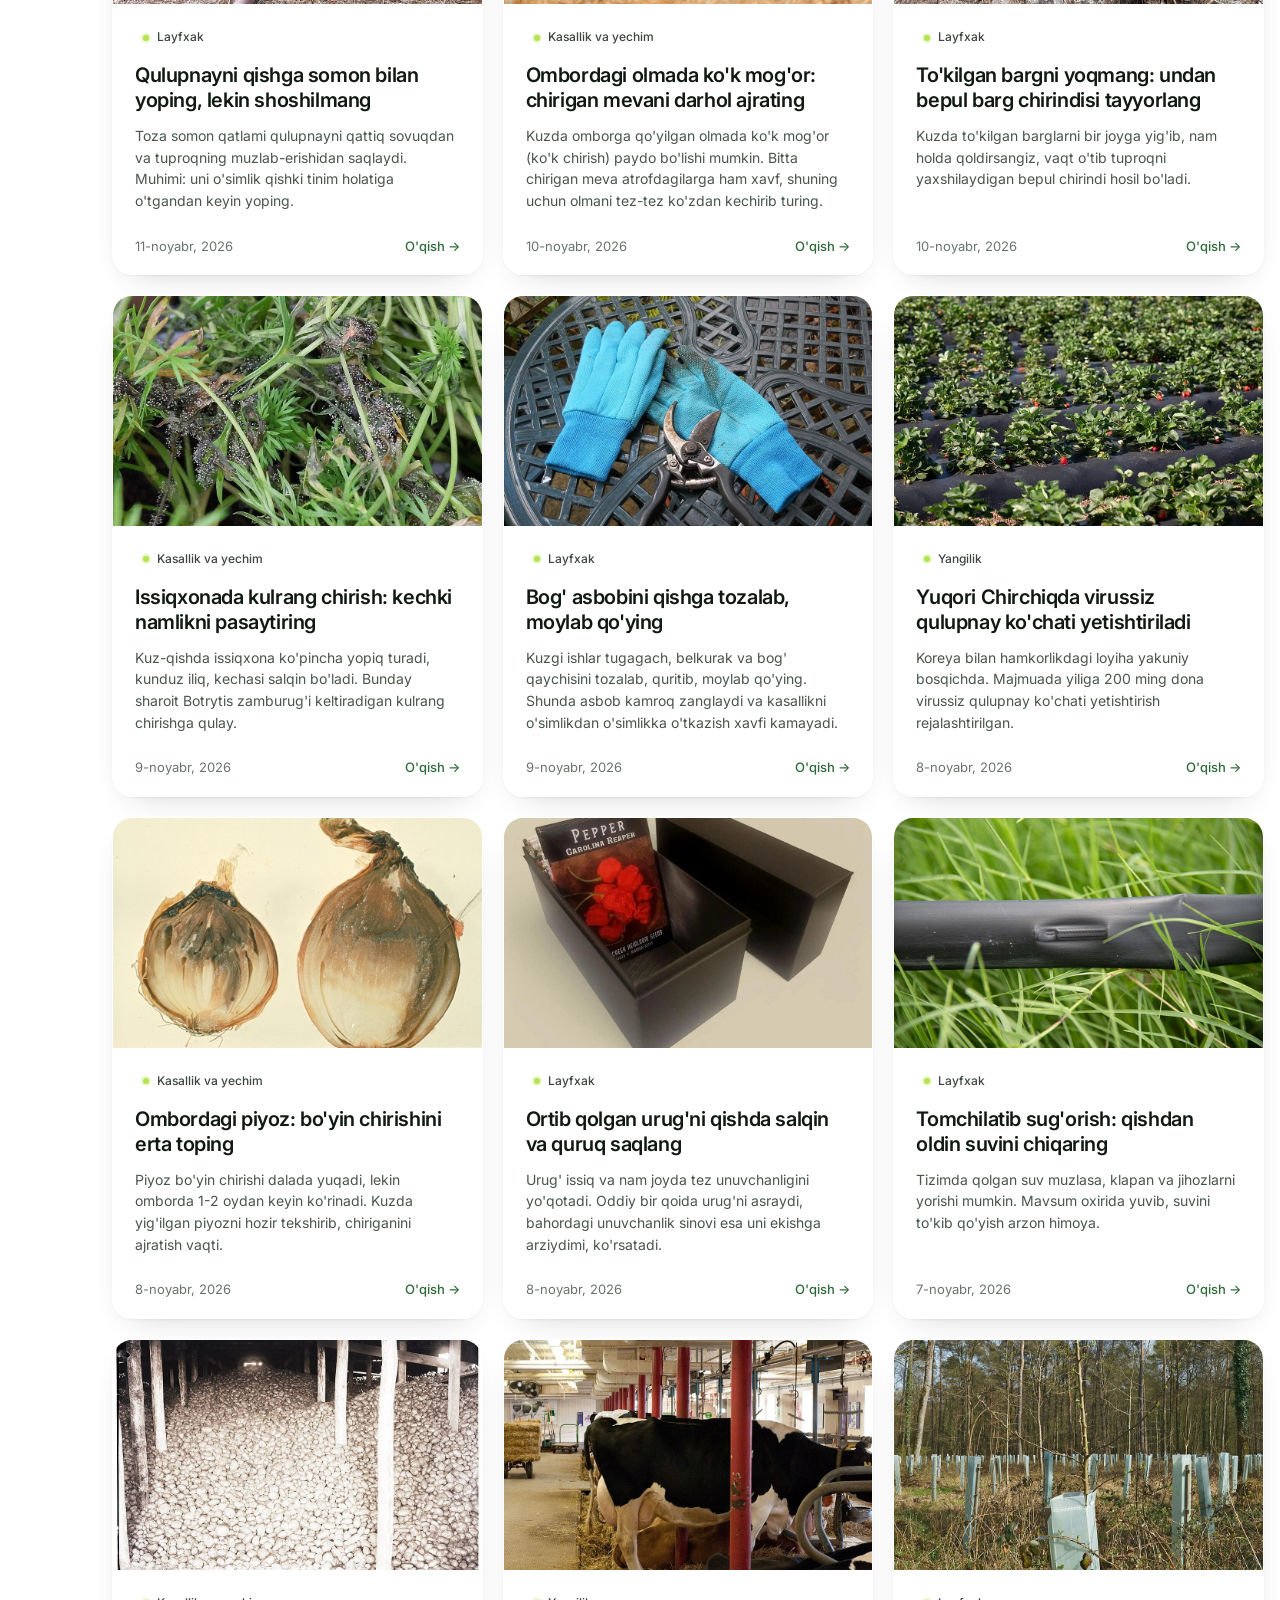
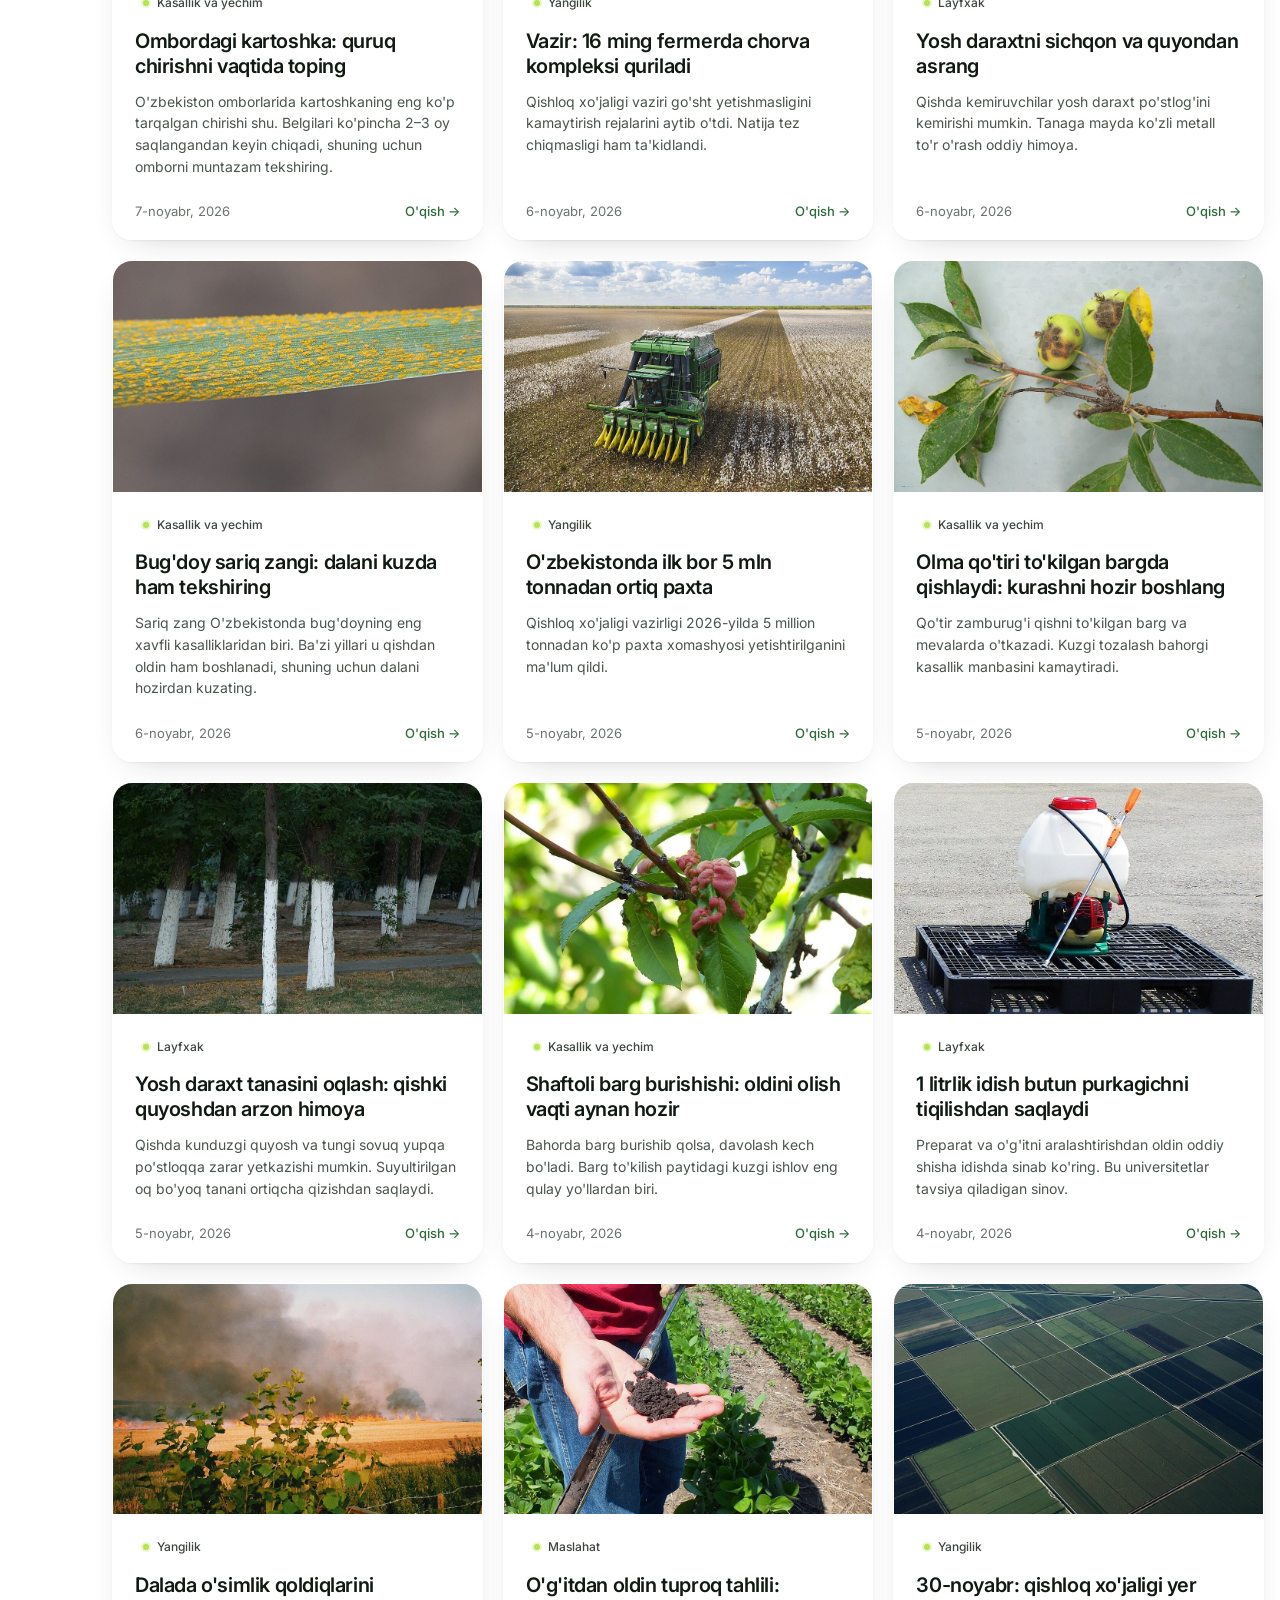
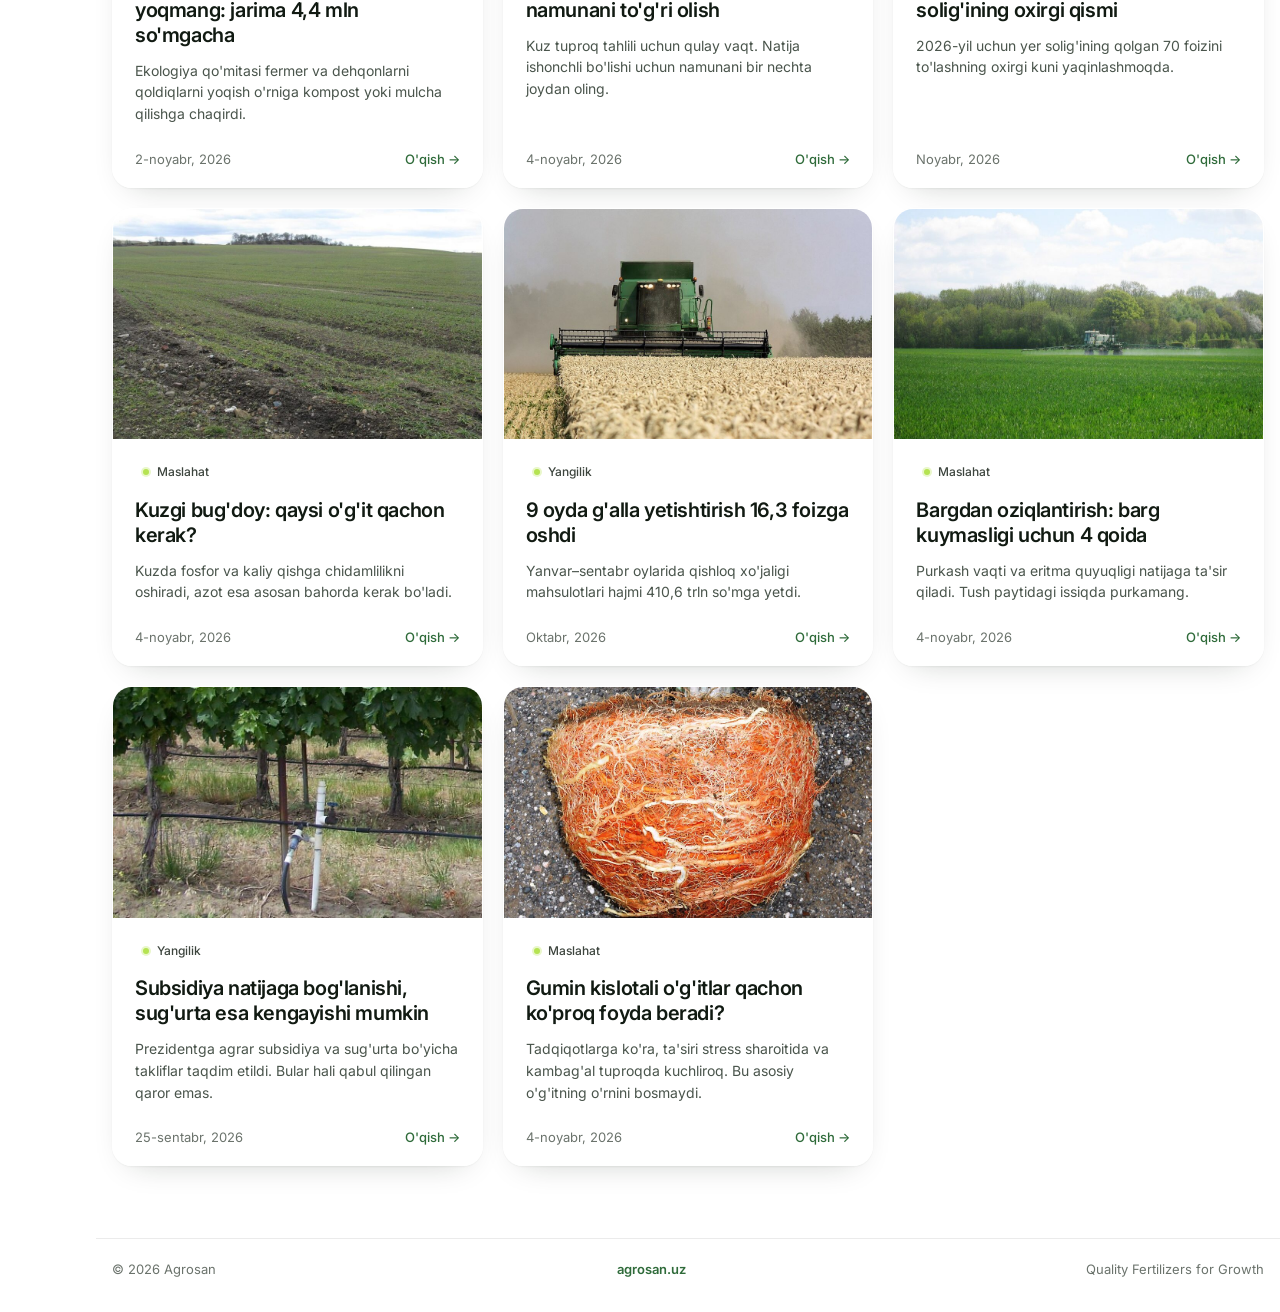
<file: maqolalar.html>
<!doctype html>
<html lang="uz">
<head>
<meta charset="utf-8">
<meta name="viewport" content="width=device-width, initial-scale=1">
<title>Foydali ma'lumotlar — Agrosan</title>
<meta name="description" content="Agrar yangiliklar va fermerlar uchun foydali maslahatlar — Agrosan.">
<script src="js/yonaltirish.js?v=1"></script>
<script src="js/analytics.js?v=1" defer></script>
<link rel="canonical" href="https://agrosan.uz/maqolalar.html">
<link rel="icon" href="rasmlar/logo.jpg">
<link rel="preconnect" href="https://fonts.googleapis.com">
<link href="https://fonts.googleapis.com/css2?family=Inter:wght@400;500;600;700&display=swap" rel="stylesheet">
<link rel="stylesheet" href="css/style.css?v=4">
</head>
<body>

<!-- Orqa fon: sekin suzib yuradigan yashil yorug'lik -->
<div class="bg-aurora" aria-hidden="true">
  <span></span><span></span><span></span><span></span>
</div>

<!-- Chap tomondagi panel (dock) -->
<aside class="dock">
  <a class="dock-logo" href="index.html" data-tip="Agrosan">
    <img src="rasmlar/logo.jpg" alt="Agrosan logosi">
  </a>
  <nav class="dock-nav">
    <a class="dock-item on" href="maqolalar.html" data-tip="Foydali ma'lumotlar" aria-label="Foydali ma'lumotlar">
      <svg viewBox="0 0 24 24"><path d="M4 5.5A2.5 2.5 0 0 1 6.5 3H20v15H6.5A2.5 2.5 0 0 0 4 20.5Z"/><path d="M4 20.5A2.5 2.5 0 0 0 6.5 22H20v-4"/><path d="M9 8h7M9 12h5"/></svg>
    </a>
    <a class="dock-item" href="index.html#biz-haqimizda" data-tip="Biz haqimizda" aria-label="Biz haqimizda">
      <svg viewBox="0 0 24 24"><path d="M11 20A7 7 0 0 1 9.8 6.1C15.5 5 17 4.5 19 2c1 2 2 4.2 2 8 0 5.5-4.8 10-10 10Z"/><path d="M2 21c0-3 1.9-5.4 5.1-6"/></svg>
    </a>
    <a class="dock-item" href="index.html#mahsulotlar" data-tip="Mahsulotlar" aria-label="Mahsulotlar">
      <svg viewBox="0 0 24 24"><rect x="3" y="3" width="7" height="7" rx="1.5"/><rect x="14" y="3" width="7" height="7" rx="1.5"/><rect x="3" y="14" width="7" height="7" rx="1.5"/><rect x="14" y="14" width="7" height="7" rx="1.5"/></svg>
    </a>
    <a class="dock-item" href="index.html#natijalar" data-tip="Daladan natijalar" aria-label="Daladan natijalar">
      <svg viewBox="0 0 24 24"><rect x="5" y="2" width="14" height="20" rx="3"/><path d="m10 9 5 3-5 3Z"/></svg>
    </a>
    <a class="dock-item" href="index.html#aloqa" data-tip="Aloqa" aria-label="Aloqa">
      <svg viewBox="0 0 24 24"><path d="M21 12a8 8 0 0 1-11.6 7.1L4 21l1.9-5.4A8 8 0 1 1 21 12Z"/></svg>
    </a>
  </nav>
  <a class="dock-item dock-call" href="tel:+998501003030" data-tip="Qo'ng'iroq qilish" aria-label="Qo'ng'iroq qilish">
    <svg viewBox="0 0 24 24"><path d="M22 16.9v3a2 2 0 0 1-2.2 2 19.8 19.8 0 0 1-8.6-3.1 19.5 19.5 0 0 1-6-6A19.8 19.8 0 0 1 2.1 4.2 2 2 0 0 1 4.1 2h3a2 2 0 0 1 2 1.7c.1.9.4 1.8.7 2.7a2 2 0 0 1-.5 2.1L8 9.8a16 16 0 0 0 6 6l1.3-1.3a2 2 0 0 1 2.1-.5c.9.3 1.8.6 2.7.7a2 2 0 0 1 1.7 2z"/></svg>
  </a>
</aside>

<main>
  <section class="articles-page">
    <div class="wrap" id="maqola-sahifa">
      <div class="section-head">
        <div>
          <span class="eyebrow">Agrosan</span>
          <h1 class="page-title">Foydali ma'lumotlar</h1>
        </div>
        <div class="segmented" id="maqola-filtr" role="tablist">
          <button class="on" data-f="all">Hammasi</button>
          <button data-f="yangilik">Yangiliklar</button>
          <button data-f="kasallik">Kasalliklar</button>
          <button data-f="layfxak">Layfxaklar</button>
          <button data-f="maslahat">Maslahatlar</button>
        </div>
      </div>
      <div class="posts" id="maqola-royxat"></div>
    </div>
  </section>
</main>

<footer>
  <div class="wrap foot">
    <span>© <span id="yil"></span> Agrosan</span>
    <a class="foot-site" href="https://agrosan.uz">agrosan.uz</a>
    <span>Quality Fertilizers for Growth</span>
  </div>
</footer>

<script src="js/maqolalar.js?v=4"></script>
</body>
</html>
</file>
<file: css/style.css>
:root {
  --bg: #ecf5e3;
  --surface: #ffffff;
  --ink: #111a12;
  --muted: #6b736c;
  --line: rgba(0, 0, 0, 0.08);
  --lime: #b5e352;
  --lime-dark: #98cc35;
  --green: #2f6b3a;
  --green-dark: #23542c;
  --dark: #0f1f12;
  --radius: 20px;
  --font: "Inter", -apple-system, BlinkMacSystemFont, "Segoe UI", system-ui, sans-serif;
}
* { box-sizing: border-box; }
html { scroll-behavior: smooth; }
body {
  margin: 0;
  background: linear-gradient(180deg, #f1f8ea 0%, #e2f0d4 100%) fixed;
  color: var(--ink);
  font-family: var(--font);
  font-size: 15px;
  line-height: 1.55;
  -webkit-font-smoothing: antialiased;
}
main, footer { position: relative; z-index: 1; }

/* ---------- Orqa fon: sekin suzuvchi yashil yorug'lik ---------- */
.bg-aurora { position: fixed; inset: 0; z-index: 0; overflow: hidden; pointer-events: none; }
.bg-aurora span {
  position: absolute; border-radius: 50%;
  filter: blur(80px); opacity: 0.55;
  animation: drift 26s ease-in-out infinite alternate;
}
.bg-aurora span:nth-child(1) { width: 52vw; height: 52vw; left: -12vw; top: -10vw; background: #b8e986; }
.bg-aurora span:nth-child(2) { width: 44vw; height: 44vw; right: -10vw; top: 18vh; background: #8fd6a8; animation-duration: 32s; animation-delay: -8s; }
.bg-aurora span:nth-child(3) { width: 40vw; height: 40vw; left: 22vw; bottom: -16vw; background: #d4ef8a; animation-duration: 38s; animation-delay: -14s; }
.bg-aurora span:nth-child(4) { width: 30vw; height: 30vw; right: 18vw; bottom: 8vh; background: #a6e3c9; animation-duration: 29s; animation-delay: -20s; }
@keyframes drift {
  0%   { transform: translate(0, 0) scale(1); }
  50%  { transform: translate(6vw, 4vh) scale(1.08); }
  100% { transform: translate(-4vw, 8vh) scale(0.95); }
}
@media (prefers-reduced-motion: reduce) {
  .bg-aurora span { animation: none; }
}
img { max-width: 100%; display: block; }
a { color: inherit; text-decoration: none; }
.wrap { max-width: 1200px; margin: 0 auto; padding: 0 16px; }
section { padding: 72px 0; }
h1, h2, h3, h4 { margin: 0; letter-spacing: -0.02em; }

/* ---------- macOS uslubidagi tugmalar ---------- */
.btn {
  display: inline-flex; align-items: center; justify-content: center; gap: 6px;
  padding: 7px 14px;
  font: 500 14px/1.2 var(--font);
  color: var(--ink);
  border-radius: 8px;
  border: 0.5px solid rgba(0, 0, 0, 0.18);
  background: linear-gradient(180deg, #ffffff 0%, #f5f5f5 100%);
  box-shadow: 0 1px 1.5px rgba(0, 0, 0, 0.1), inset 0 0.5px 0 rgba(255, 255, 255, 0.9);
  cursor: pointer;
  white-space: nowrap;
  transition: filter .15s, transform .1s;
}
.btn:hover { filter: brightness(0.97); }
.btn:active { filter: brightness(0.92); transform: translateY(0.5px); }
.btn:focus-visible { outline: 3px solid rgba(152, 204, 53, 0.55); outline-offset: 1px; }

.btn-primary {
  color: #fff;
  border-color: rgba(0, 0, 0, 0.2);
  background: linear-gradient(180deg, #3d8a49 0%, var(--green) 100%);
  box-shadow: 0 1px 2px rgba(0, 0, 0, 0.18), inset 0 0.5px 0 rgba(255, 255, 255, 0.35);
}
.btn-lime {
  color: #10220f;
  border-color: rgba(0, 0, 0, 0.12);
  background: linear-gradient(180deg, #c3ec66 0%, var(--lime-dark) 100%);
  box-shadow: 0 1px 2px rgba(0, 0, 0, 0.15), inset 0 0.5px 0 rgba(255, 255, 255, 0.6);
}
.btn-glass {
  color: #fff;
  border-color: rgba(255, 255, 255, 0.28);
  background: rgba(255, 255, 255, 0.12);
  box-shadow: inset 0 0.5px 0 rgba(255, 255, 255, 0.3);
  backdrop-filter: blur(12px);
  -webkit-backdrop-filter: blur(12px);
}
.btn-small { padding: 5px 11px; font-size: 13px; border-radius: 7px; }
.btn-large { padding: 11px 20px; font-size: 16px; border-radius: 10px; }

/* macOS segmented control */
.segmented {
  display: inline-flex; flex-wrap: wrap; gap: 2px; padding: 2px;
  background: rgba(118, 118, 128, 0.12);
  border-radius: 9px;
}
.segmented button {
  font: 500 13px/1.2 var(--font); color: var(--ink);
  padding: 6px 14px; border: 0; border-radius: 7px;
  background: transparent; cursor: pointer;
  transition: background .15s, box-shadow .15s;
}
.segmented button:hover:not(.on) { background: rgba(0, 0, 0, 0.04); }
.segmented button.on {
  background: #fff;
  box-shadow: 0 1px 3px rgba(0, 0, 0, 0.12), 0 0 0 0.5px rgba(0, 0, 0, 0.06);
}
.segmented button:focus-visible { outline: 3px solid rgba(152, 204, 53, 0.55); }

/* ---------- Chap panel (dock) ---------- */
body { padding-left: 96px; }
.dock {
  position: fixed; z-index: 30;
  left: 16px; top: 50%; transform: translateY(-50%);
  display: flex; flex-direction: column; align-items: center; gap: 14px;
  padding: 10px;
  border-radius: 22px;
  background: rgba(255, 255, 255, 0.35);
  border: 0.5px solid rgba(255, 255, 255, 0.7);
  box-shadow: 0 10px 30px rgba(31, 77, 41, 0.12), inset 0 0.5px 0 rgba(255, 255, 255, 0.9);
  backdrop-filter: saturate(180%) blur(20px);
  -webkit-backdrop-filter: saturate(180%) blur(20px);
}
.dock-nav { display: flex; flex-direction: column; gap: 6px; padding: 8px 0; border-top: 0.5px solid rgba(17, 26, 18, 0.1); border-bottom: 0.5px solid rgba(17, 26, 18, 0.1); }
.dock-logo { display: block; flex: none; }
.dock-logo img { width: 44px; height: 44px; max-width: none; border-radius: 50%; box-shadow: 0 2px 8px rgba(0, 0, 0, 0.12); }
.dock-item {
  position: relative;
  display: grid; place-items: center;
  width: 44px; height: 44px; border-radius: 12px;
  color: #2b3a2d;
  background: rgba(255, 255, 255, 0.25);
  border: 0.5px solid rgba(255, 255, 255, 0.6);
  transition: background .2s, transform .2s, color .2s;
}
.dock-item svg { width: 20px; height: 20px; fill: none; stroke: currentColor; stroke-width: 1.8; stroke-linecap: round; stroke-linejoin: round; }
.dock-item:hover { background: rgba(255, 255, 255, 0.6); transform: scale(1.08); }
.dock-item.on { background: rgba(255, 255, 255, 0.75); color: var(--green); }
.dock-call { color: var(--green); background: rgba(181, 227, 82, 0.35); border-color: rgba(181, 227, 82, 0.6); }
.dock-call:hover { background: rgba(181, 227, 82, 0.6); }
.dock-item:focus-visible, .dock-logo:focus-visible { outline: 3px solid rgba(152, 204, 53, 0.55); outline-offset: 2px; }

/* Sichqoncha olib borganda chiqadigan yozuv */
.dock [data-tip] { position: relative; }
.dock [data-tip]::after {
  content: attr(data-tip);
  position: absolute; left: calc(100% + 14px); top: 50%;
  transform: translate(-4px, -50%);
  padding: 5px 10px; border-radius: 7px;
  font-size: 13px; font-weight: 500; white-space: nowrap;
  color: #fff; background: rgba(17, 26, 18, 0.82);
  backdrop-filter: blur(8px);
  opacity: 0; pointer-events: none;
  transition: opacity .15s, transform .15s;
}
.dock [data-tip]:hover::after { opacity: 1; transform: translate(0, -50%); }

/* ---------- Bosh qism ---------- */
.hero { padding: 20px 0 40px; }
.hero-card {
  display: grid;
  grid-template-columns: 1fr 0.85fr 1fr;
  grid-template-areas:
    "title title orbit"
    "left  photo right";
  column-gap: 40px; row-gap: 40px;
  padding: 52px 56px 56px;
  border-radius: var(--radius);
  position: relative; isolation: isolate;
  color: #fff;
  background: var(--dark);
  overflow: hidden;
}
/* Fon: mahsulotlar rasmi xiralashtirilgan, ustida to'q parda */
.hero-card::before,
.hero-card::after { content: ""; position: absolute; pointer-events: none; }
.hero-card::before {
  inset: -10px -40px -70px; z-index: -3;
  background: url("../rasmlar/photo_2026-10-24_19-23-34.jpg") center / cover no-repeat;
  filter: blur(4px) saturate(1.15);
}
.hero-card::after {
  inset: 0; z-index: -1;
  background: linear-gradient(160deg, rgba(10, 24, 12, 0.38) 0%, rgba(10, 24, 12, 0.48) 100%);
}
/* Fondagi emblema: faqat shu joyda rasm xiralashmagan (niqob fon rasmi bilan bir xil o'lchamda) */
.hero-emblem {
  position: absolute; inset: -10px -40px -70px; z-index: -2; pointer-events: none;
  background: url("../rasmlar/photo_2026-10-24_19-23-34.jpg") center / cover no-repeat;
  filter: saturate(1.15);
  -webkit-mask: url("../rasmlar/hero-emblem-mask.png") center / cover no-repeat;
  mask: url("../rasmlar/hero-emblem-mask.png") center / cover no-repeat;
}
/* Sarlavha ko'rinmaydi, lekin qidiruv va ekran o'quvchilar uchun qoladi */
.hero-h1 {
  position: absolute; width: 1px; height: 1px; margin: -1px; padding: 0;
  overflow: hidden; clip-path: inset(50%); white-space: nowrap; border: 0;
}

/* Mahsulotlar aylanasi: sekin aylanadi, rasmlar doim to'g'ri turadi */
.orbit { grid-area: orbit; position: relative; width: 240px; height: 240px; justify-self: end; }
.orbit-spin { position: absolute; inset: 0; animation: orbit-aylanish 45s linear infinite; }
.ring {
  position: absolute; inset: 28px; border-radius: 50%;
  border: 1px dashed rgba(255, 255, 255, 0.2);
}
.orbit-center, .o, .spark { position: absolute; left: 50%; top: 50%; border-radius: 50%; }
.orbit-center { width: 64px; height: 64px; margin: -32px; box-shadow: 0 0 0 6px rgba(181, 227, 82, 0.2); }
.o {
  width: 54px; height: 54px; margin: -27px; object-fit: cover;
  border: 2px solid rgba(255, 255, 255, 0.9);
  transform: rotate(var(--a)) translate(92px) rotate(calc(-1 * var(--a))) rotate(0deg);
  animation: orbit-qarshi 45s linear infinite;
}
.o1 { --a: -90deg; } .o2 { --a: -30deg; } .o3 { --a: 30deg; }
.o4 { --a: 90deg; }  .o5 { --a: 150deg; } .o6 { --a: 210deg; }
.spark {
  width: 8px; height: 8px; margin: -4px; background: var(--lime);
  transform: rotate(var(--a)) translate(62px);
}
.s1 { --a: -60deg; } .s2 { --a: 60deg; } .s3 { --a: 120deg; } .s4 { --a: 240deg; }
.orbit:hover .orbit-spin, .orbit:hover .o { animation-play-state: paused; }
@keyframes orbit-aylanish { to { transform: rotate(360deg); } }
@keyframes orbit-qarshi {
  to { transform: rotate(var(--a)) translate(92px) rotate(calc(-1 * var(--a))) rotate(-360deg); }
}

/* Chap ustun: tugma va hosildorlik kartochkasi */
.hero-left { grid-area: left; display: flex; flex-direction: column; justify-content: space-between; align-items: flex-start; gap: 32px; }
.btn-pill { border-radius: 999px; padding: 11px 22px; font-size: 15px; }
.hero .btn-glass { background: rgba(181, 227, 82, 0.18); border-color: rgba(181, 227, 82, 0.55); }
.hero .btn-glass:hover { background: rgba(181, 227, 82, 0.3); filter: none; }
.stat-card {
  align-self: flex-end; width: 100%; max-width: 240px;
  padding: 16px 18px 18px; border-radius: 16px;
  color: #fff;
  background: rgba(181, 227, 82, 0.14);
  border: 0.5px solid rgba(181, 227, 82, 0.45);
  box-shadow: inset 0 0.5px 0 rgba(255, 255, 255, 0.35);
  backdrop-filter: blur(14px);
  -webkit-backdrop-filter: blur(14px);
}
.stat-card-head { display: flex; justify-content: space-between; font-size: 12px; font-weight: 500; opacity: 0.8; }
.stat-card b { display: block; margin: 6px 0 14px; font-size: 38px; font-weight: 600; letter-spacing: -0.03em; }
.bars { display: flex; align-items: flex-end; gap: 7px; height: 64px; }
.bars i {
  flex: 1; border-radius: 6px; background: linear-gradient(180deg, var(--lime) 0%, rgba(181, 227, 82, 0.35) 100%);
  transform-origin: bottom; animation: ustun-osish 12s ease-in-out infinite backwards;
}
.bars i:nth-child(1) { height: 38%; } .bars i:nth-child(2) { height: 52%; } .bars i:nth-child(3) { height: 46%; }
.bars i:nth-child(4) { height: 64%; } .bars i:nth-child(5) { height: 72%; } .bars i:nth-child(6) { height: 88%; }
.bars i:nth-child(7) { height: 100%; }
.bars i:nth-child(2) { animation-delay: 0.25s; } .bars i:nth-child(3) { animation-delay: 0.5s; }
.bars i:nth-child(4) { animation-delay: 0.75s; } .bars i:nth-child(5) { animation-delay: 1s; }
.bars i:nth-child(6) { animation-delay: 1.25s; } .bars i:nth-child(7) { animation-delay: 1.5s; }
@keyframes ustun-osish {
  0% { transform: scaleY(0.25); }
  65%, 90% { transform: scaleY(1); }
  100% { transform: scaleY(0.25); }
}

/* O'rtadagi rasm */
.hero-photo { grid-area: photo; width: 100%; aspect-ratio: 3 / 4; object-fit: cover; border-radius: 16px; }

/* O'ng ustun: matn va o'sish grafigi */
.hero-right { grid-area: right; display: flex; flex-direction: column; justify-content: flex-end; }
.chart-card {
  width: 100%; max-width: 250px;
  padding: 16px 18px 14px; border-radius: 16px;
  background: rgba(255, 255, 255, 0.08);
  border: 0.5px solid rgba(255, 255, 255, 0.18);
  backdrop-filter: blur(12px);
  -webkit-backdrop-filter: blur(12px);
}
.chart-card > span { font-size: 13px; font-weight: 500; }
.chart-card svg { display: block; width: 100%; height: 80px; margin: 12px 0 8px; }
/* O'simlik o'sishi: chiziq chapdan o'ngga sekin chiziladi */
.chart-line { stroke-dasharray: 1 1; animation: chiziq-osish 12s ease-in-out infinite; }
.chart-area { animation: maydon-osish 12s ease-in-out infinite; }
@keyframes chiziq-osish {
  0% { stroke-dashoffset: 1; opacity: 1; }
  65%, 90% { stroke-dashoffset: 0; opacity: 1; }
  98% { stroke-dashoffset: 0; opacity: 0; }
  100% { stroke-dashoffset: 1; opacity: 0; }
}
@keyframes maydon-osish {
  0% { clip-path: inset(0 100% 0 0); opacity: 1; }
  65%, 90% { clip-path: inset(0 0 0 0); opacity: 1; }
  98% { clip-path: inset(0 0 0 0); opacity: 0; }
  100% { clip-path: inset(0 100% 0 0); opacity: 0; }
}
.chart-x { display: flex; justify-content: space-between; font-size: 10px; opacity: 0.6; }

.dot {
  display: inline-block; flex: none;
  width: 8px; height: 8px; border-radius: 50%;
  background: var(--lime);
  box-shadow: 0 0 0 3px rgba(181, 227, 82, 0.3);
}

/* ---------- Bo'lim sarlavhalari ---------- */
.intro { display: grid; grid-template-columns: 1fr 2fr; gap: 24px; align-items: start; margin-bottom: 48px; }
.intro-label { padding-top: 12px; font-size: 14px; color: var(--muted); }
.intro h2, .section-head h2 {
  font-size: clamp(30px, 4.2vw, 54px);
  font-weight: 500; line-height: 1.08; letter-spacing: -0.035em;
}
.intro h2 { text-align: right; }
.eyebrow {
  display: inline-flex; align-items: center; gap: 8px; margin-bottom: 12px;
  font-size: 12px; font-weight: 500; letter-spacing: 0.12em; text-transform: uppercase; color: var(--muted);
}
.eyebrow::before { content: ""; width: 6px; height: 6px; border-radius: 50%; background: var(--lime-dark); }
.eyebrow.light { color: rgba(255, 255, 255, 0.7); }

/* ---------- Biz haqimizda ---------- */
.about-grid { display: grid; grid-template-columns: 1.15fr 1fr; gap: 56px; align-items: start; }
.about-text { margin: 0; font-size: 18px; line-height: 1.6; color: #3d453e; }
.stats { display: grid; grid-template-columns: repeat(3, 1fr); gap: 16px; }
.stat { border-top: 1px solid var(--ink); padding-top: 14px; }
.stat b { display: block; font-size: 44px; font-weight: 500; letter-spacing: -0.04em; line-height: 1; }
.stat span { display: block; margin-top: 8px; font-size: 13px; color: var(--muted); }

/* ---------- Mahsulotlar ---------- */
.products-section {
  background: rgba(255, 255, 255, 0.55);
  backdrop-filter: blur(24px);
  -webkit-backdrop-filter: blur(24px);
  border-radius: 32px 32px 0 0;
}
.section-head { display: flex; justify-content: space-between; align-items: flex-end; flex-wrap: wrap; gap: 20px; margin-bottom: 36px; }
.products { display: grid; grid-template-columns: repeat(3, 1fr); gap: 20px; }
.card {
  position: relative; isolation: isolate; overflow: hidden;
  display: flex; flex-direction: column;
  background: rgba(255, 255, 255, 0.5); border-radius: var(--radius);
  border: 0.5px solid rgba(255, 255, 255, 0.8);
  padding: 8px;
  transition: transform .25s, box-shadow .25s;
}
/* Kartochka foni: mahsulotning o'z rasmi, xira va shaffof (--img script.js da beriladi) */
.card::before,
.card::after { content: ""; position: absolute; pointer-events: none; }
.card::before {
  inset: -30px; z-index: -2;
  background: var(--img) center / cover no-repeat;
  filter: blur(22px) saturate(1.3) brightness(1.1);
  opacity: 0.85;
}
.card::after {
  inset: 0; z-index: -1;
  background: linear-gradient(180deg, rgba(255, 255, 255, 0.15) 0%, rgba(255, 255, 255, 0.55) 50%, rgba(255, 255, 255, 0.68) 100%);
}
.card:hover { transform: translateY(-3px); box-shadow: 0 18px 40px rgba(17, 26, 18, 0.08); }
.card[hidden] { display: none; }
.card .pic { aspect-ratio: 1 / 1; overflow: hidden; border-radius: 14px; background: #e7e8e3; }
.card .pic img { width: 100%; height: 100%; object-fit: cover; transition: transform .5s; }
.card:hover .pic img { transform: scale(1.03); }
.card .body { display: flex; flex-direction: column; gap: 10px; flex: 1; padding: 16px 12px 12px; }
.chip {
  align-self: flex-start; display: inline-flex; align-items: center; gap: 8px;
  font-size: 12px; font-weight: 500; color: #3d453e;
  background: var(--surface); padding: 4px 10px 4px 8px; border-radius: 999px;
}
.chip .dot { width: 6px; height: 6px; box-shadow: 0 0 0 2px rgba(181, 227, 82, 0.3); }
.card h3 { font-size: 20px; font-weight: 600; line-height: 1.2; }
.card p { margin: 0; font-size: 14.5px; color: #4a554c; }
.card ul { margin: 0; padding: 0; list-style: none; font-size: 14px; }
.card li { position: relative; padding-left: 16px; margin-top: 4px; }
.card li::before { content: ""; position: absolute; left: 0; top: 0.72em; width: 8px; height: 1.5px; background: var(--lime-dark); }
.card .for { font-size: 13px; color: var(--muted); padding-top: 10px; border-top: 1px solid var(--line); }
.card .for b { color: var(--ink); font-weight: 500; }
.card .btn-small { align-self: flex-start; margin-top: auto; }

/* ---------- Daladan natijalar ---------- */
.reels { display: grid; grid-template-columns: repeat(3, 1fr); gap: 20px; }
.reel {
  position: relative; display: block; aspect-ratio: 9 / 14; overflow: hidden;
  border-radius: var(--radius); background: var(--dark); color: #fff; text-decoration: none;
  box-shadow: 0 1px 2px rgba(15, 31, 18, 0.06), 0 12px 32px -16px rgba(15, 31, 18, 0.35);
}
.reel img { width: 100%; height: 100%; object-fit: cover; transition: transform 0.5s ease; }
.reel:hover img { transform: scale(1.04); }
.reel::after {
  content: ""; position: absolute; inset: 0;
  background: linear-gradient(180deg, transparent 50%, rgba(10, 24, 12, 0.85));
}
.reel .play {
  position: absolute; z-index: 1; top: 50%; left: 50%; transform: translate(-50%, -50%);
  width: 60px; height: 60px; border-radius: 50%; display: grid; place-items: center;
  background: rgba(255, 255, 255, 0.18); border: 1px solid rgba(255, 255, 255, 0.35);
  backdrop-filter: blur(12px) saturate(1.4); -webkit-backdrop-filter: blur(12px) saturate(1.4);
  transition: background 0.2s;
}
.reel:hover .play { background: rgba(181, 227, 82, 0.35); }
.reel .play svg { width: 22px; height: 22px; fill: #fff; margin-left: 3px; }
.reel-info { position: absolute; z-index: 1; left: 18px; right: 18px; bottom: 18px; display: flex; flex-direction: column; gap: 4px; }
.reel-tag {
  align-self: flex-start; margin-bottom: 6px; padding: 4px 10px; border-radius: 999px; font-size: 12px;
  background: rgba(255, 255, 255, 0.16); border: 0.5px solid rgba(255, 255, 255, 0.3);
  backdrop-filter: blur(10px); -webkit-backdrop-filter: blur(10px);
}
.reel-info b { font-size: 19px; font-weight: 600; letter-spacing: -0.01em; }
.reel-info small { font-size: 13px; color: rgba(255, 255, 255, 0.72); }

/* ---------- Foydali ma'lumotlar ---------- */
.posts { display: grid; grid-template-columns: repeat(3, 1fr); gap: 20px; }
.post {
  display: flex; flex-direction: column; overflow: hidden;
  color: var(--ink); text-decoration: none; border-radius: var(--radius);
  background: rgba(255, 255, 255, 0.55); border: 0.5px solid rgba(255, 255, 255, 0.8);
  box-shadow: 0 1px 2px rgba(15, 31, 18, 0.05), 0 12px 32px -20px rgba(15, 31, 18, 0.3);
  backdrop-filter: blur(16px) saturate(1.3); -webkit-backdrop-filter: blur(16px) saturate(1.3);
  transition: transform 0.2s, background 0.2s;
}
.post[hidden] { display: none; }
.post-pic { width: 100%; aspect-ratio: 16 / 10; object-fit: cover; transition: transform 0.5s; }
.post:hover .post-pic { transform: scale(1.03); }
.post-body { position: relative; flex: 1; display: flex; flex-direction: column; align-items: flex-start; gap: 12px; padding: 20px 22px 18px; background: inherit; }
.post:hover { transform: translateY(-3px); background: rgba(255, 255, 255, 0.75); }
.post:focus-visible { outline: 3px solid rgba(152, 204, 53, 0.55); outline-offset: 2px; }
.post h3 { font-size: 20px; font-weight: 600; line-height: 1.25; }
.post p { margin: 0; font-size: 14px; color: #4a554c; }
.post-foot { width: 100%; margin-top: auto; padding-top: 12px; display: flex; justify-content: space-between; gap: 12px; font-size: 13px; color: var(--muted); }
.post-more { color: var(--green); font-weight: 500; }

.articles-page { padding-top: 56px; }
.page-title { font-size: clamp(30px, 4.2vw, 54px); font-weight: 500; line-height: 1.08; letter-spacing: -0.035em; }
.article-back { display: block; max-width: 760px; margin: 0 auto 20px; font-size: 14px; color: var(--green); text-decoration: none; }
.article-back:hover { text-decoration: underline; }
.article {
  max-width: 760px; margin: 0 auto; padding: 40px; border-radius: var(--radius);
  background: rgba(255, 255, 255, 0.62); border: 0.5px solid rgba(255, 255, 255, 0.8);
  backdrop-filter: blur(16px) saturate(1.3); -webkit-backdrop-filter: blur(16px) saturate(1.3);
}
.article-pic { display: block; width: calc(100% + 80px); max-width: none; margin: -40px -40px 24px; aspect-ratio: 16 / 10; object-fit: cover; border-radius: var(--radius) var(--radius) 0 0; }
.article-meta { display: flex; align-items: center; gap: 12px; margin-bottom: 16px; font-size: 13px; color: var(--muted); }
.article h1 { font-size: clamp(26px, 3.4vw, 40px); font-weight: 500; line-height: 1.12; letter-spacing: -0.03em; }
.article p, .article li { font-size: 16px; line-height: 1.65; color: #2c352e; }
.article p { margin: 0 0 14px; }
.article .article-lead { margin: 14px 0 24px; font-size: 18px; color: var(--muted); }
.article ul { margin: 0 0 18px; padding-left: 20px; }
.article li { margin-bottom: 8px; }
.article li::marker { color: var(--lime-dark); }
.article .article-note { margin-top: 20px; padding: 12px 14px; font-size: 14px; border-radius: 10px; background: rgba(181, 227, 82, 0.2); }
.article-sources { margin: 24px 0; padding-top: 18px; border-top: 1px solid var(--line); }
.article-sources h2 { margin-bottom: 8px; font-size: 14px; font-weight: 600; letter-spacing: 0; }
.article-sources li { margin-bottom: 4px; font-size: 14px; }
.article .article-credit { margin: 10px 0 0; font-size: 12px; color: var(--muted); }
.article-sources a { color: var(--green); overflow-wrap: anywhere; }

/* ---------- Nega Agrosan ---------- */
.why { display: grid; grid-template-columns: repeat(4, 1fr); gap: 24px; }
.why div { border-top: 1px solid var(--ink); padding-top: 16px; }
.why .num { font-size: 13px; color: var(--muted); }
.why h4 { margin: 28px 0 6px; font-size: 19px; font-weight: 600; }
.why p { margin: 0; font-size: 14px; color: var(--muted); }

/* ---------- Aloqa ---------- */
.contact {
  display: grid; grid-template-columns: 1fr 1.1fr;
  background: var(--dark); color: #fff;
  border-radius: var(--radius); overflow: hidden;
}
.contact-img { width: 100%; height: 100%; min-height: 360px; object-fit: cover; }
.contact-body { padding: 48px; display: flex; flex-direction: column; justify-content: center; }
.contact h2 {
  font-size: clamp(32px, 4.2vw, 54px); font-weight: 500; line-height: 1.05;
  letter-spacing: -0.035em;
}
.contact p { margin: 18px 0 28px; max-width: 420px; color: rgba(255, 255, 255, 0.7); }
.contact-actions { display: flex; flex-wrap: wrap; gap: 10px; }

/* ---------- Pastki qism ---------- */
footer { padding: 0 0 32px; }
.foot { display: flex; justify-content: space-between; gap: 16px; padding-top: 20px; border-top: 0.5px solid var(--line); font-size: 13px; color: var(--muted); }
.foot-site { color: var(--green); font-weight: 600; }
.foot-site:hover { text-decoration: underline; }

/* ---------- Moslashuvchanlik ---------- */
@media (max-width: 960px) {
  .products { grid-template-columns: repeat(2, 1fr); }
  .posts { grid-template-columns: repeat(2, 1fr); }
  .why { grid-template-columns: repeat(2, 1fr); }
  .about-grid { grid-template-columns: 1fr; gap: 36px; }
  .contact { grid-template-columns: 1fr; }
  .contact-img { min-height: 0; height: 280px; }
  .hero-card {
    grid-template-columns: 1fr 1fr;
    grid-template-areas:
      "title title"
      "orbit photo"
      "left  right";
    grid-template-rows: 90px auto auto; /* tepada emblema uchun joy */
    padding: 40px 32px;
  }
  .orbit { justify-self: center; align-self: center; }
  .intro { grid-template-columns: 1fr; gap: 8px; }
  .intro h2 { text-align: left; }
}
@media (max-width: 640px) {
  section { padding: 56px 0; }
  .hero { padding-top: 12px; }

  /* Telefonda panel pastga, gorizontal bo'ladi */
  body { padding-left: 0; padding-bottom: 84px; }
  .dock {
    left: 50%; top: auto; bottom: 12px; transform: translateX(-50%);
    flex-direction: row; gap: 6px; padding: 6px;
  }
  .dock-nav { flex-direction: row; gap: 4px; padding: 0 6px; border: 0; border-left: 0.5px solid rgba(17, 26, 18, 0.1); border-right: 0.5px solid rgba(17, 26, 18, 0.1); }
  .dock-logo img { width: 36px; height: 36px; }
  .dock-item { width: 38px; height: 38px; }
  .dock [data-tip]::after { display: none; }
  .hero-card {
    grid-template-columns: 1fr;
    grid-template-areas: "title" "orbit" "left" "photo" "right";
    grid-template-rows: 150px repeat(4, auto);
    row-gap: 28px;
    padding: 32px 20px 24px;
  }
  .stat-card, .chart-card { max-width: none; align-self: stretch; }
  .intro { margin-bottom: 28px; }
  .products, .why, .stats { grid-template-columns: 1fr; }
  .posts { grid-template-columns: 1fr; }
  .articles-page { padding-top: 32px; }
  .article { padding: 24px 18px; }
  .article-pic { width: calc(100% + 36px); margin: -24px -18px 20px; }
  /* Telefonda videolar yonma-yon suriladi */
  .reels {
    display: flex; gap: 12px; overflow-x: auto; scroll-snap-type: x mandatory;
    margin: 0 -16px; padding: 0 16px 4px; scrollbar-width: none;
  }
  .reels::-webkit-scrollbar { display: none; }
  .reel { flex: 0 0 72%; scroll-snap-align: center; }
  .stats { gap: 20px; }
  .products-section { border-radius: 24px 24px 0 0; }
  .contact-body { padding: 28px 20px 32px; }
  .foot { flex-direction: column; gap: 4px; }
}
</file>
